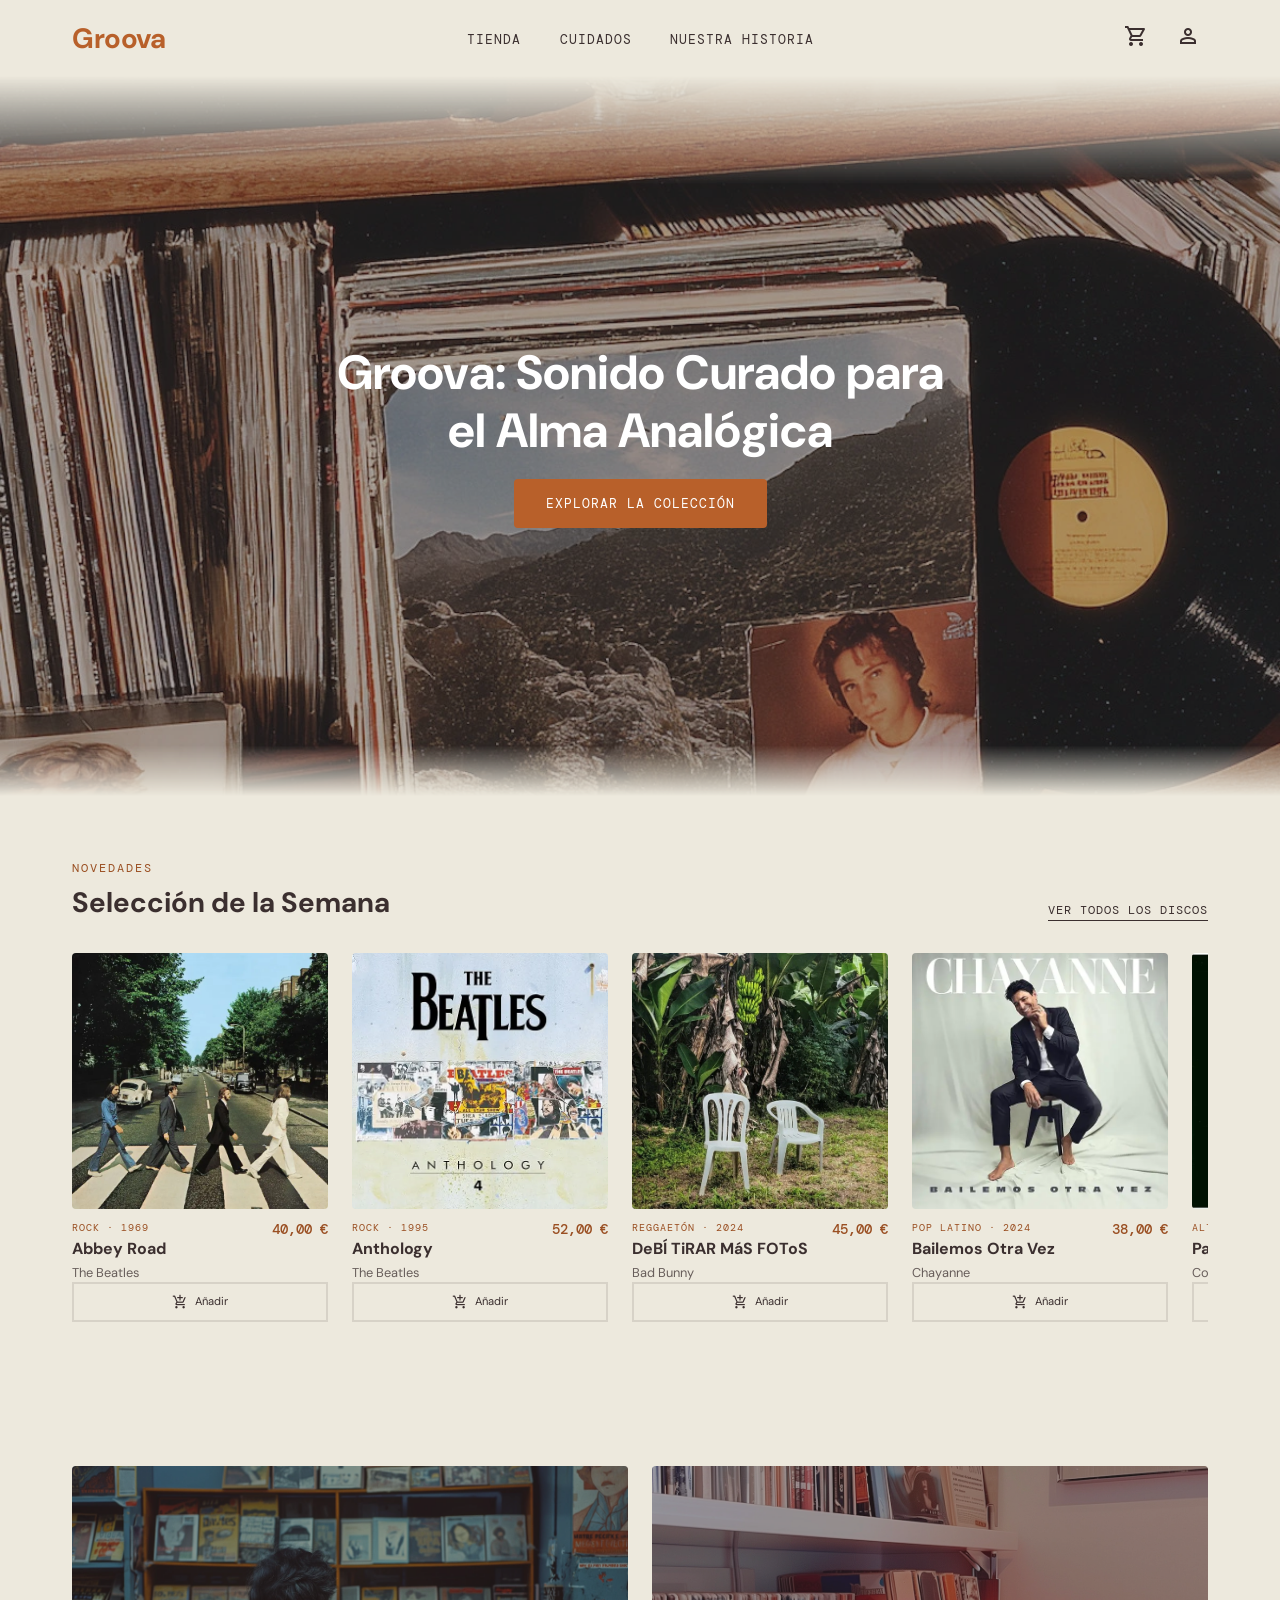
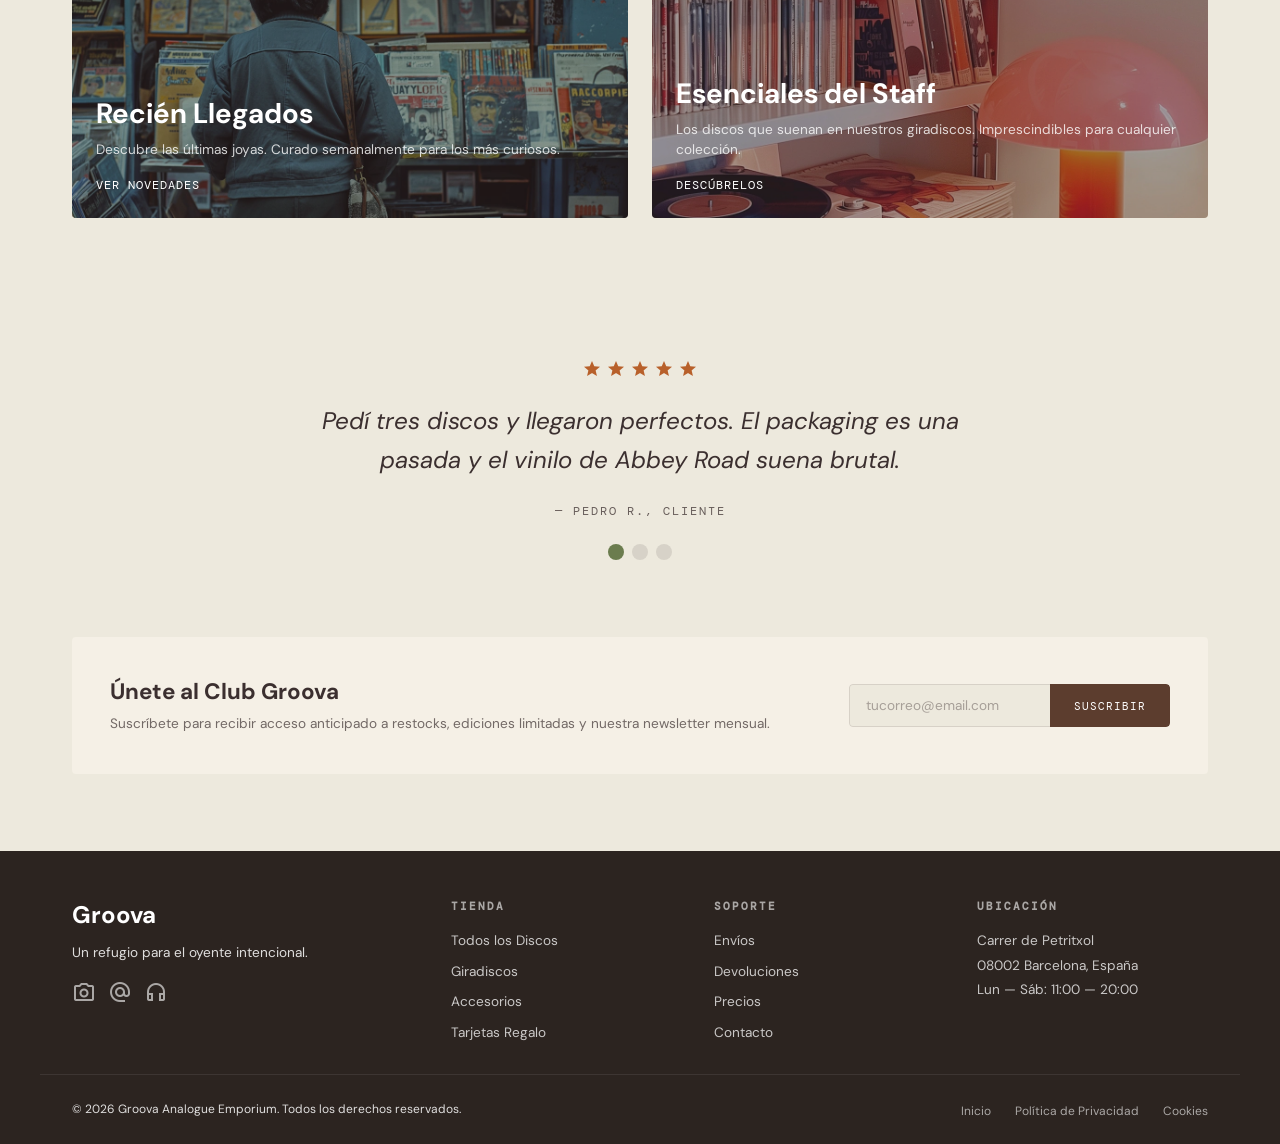
<file: index.html>
<!DOCTYPE html>
<html lang="es">

<!-- 
    Estructura general:
    Pagina principal (Home) de Groova, tienda online de vinilos.
    Secciones: Header, banner hero, seleccion Semanal (carrusel),
    Colecciones (dos cards), reseñas, newsletter y footer.
-->

<head>
    <meta charset="UTF-8">
    <meta name="viewport" content="width=device-width, initial-scale=1.0">
    <meta name="description" content="Groova — Tienda online de vinilos.">
    <meta name="keywords" content="vinilos, discos, música, tienda online, analógico">
    <meta name="author" content="Groova">

    <title>Groova — Sonido Curado para el Alma Analógica</title>

    <!-- Preconnect para Google Fonts -->
    <link rel="preconnect" href="https://fonts.googleapis.com">
    <link rel="preconnect" href="https://fonts.gstatic.com" crossorigin>
    <link
        href="https://fonts.googleapis.com/css2?family=DM+Sans:wght@400;500;700&family=DM+Mono:wght@400;500&display=swap"
        rel="stylesheet">

    <!-- Material Symbols -->
    <link
        href="https://fonts.googleapis.com/css2?family=Material+Symbols+Outlined:opsz,wght,FILL,GRAD@20..48,100..700,0..1,-50..200"
        rel="stylesheet">

    <link rel="stylesheet" href="css/index.css">
    <script defer src="js/index.js"></script>
</head>

<body>

    <!-- Header - Navegación principal con logo, menu y acciones (carrito, usuario) -->
    <header class="header">
        <a class="header__logo" href="index.html" title="Groova - Inicio" aria-label="Groova">Groova</a>

        <nav class="header__nav">
            <ol>
                <li class="header__link">
                    <a href="tienda.html" title="Ver tienda">Tienda</a>
                </li>
                <li class="header__link">
                    <a href="cuidados.html" title="Cómo cuidar tus vinilos">Cuidados</a>
                </li>
                <li class="header__link">
                    <a href="nuestra-historia.html" title="Conoce nuestra historia">Nuestra Historia</a>
                </li>
            </ol>
        </nav>

        <div class="header__actions">
            <!-- Funcionalidad del carrito con JS -->
            <button class="header__cart" title="Ver carrito" aria-label="Carrito de compras">
                <span class="material-symbols-outlined">shopping_cart</span>
                <span class="header__cart-count header__cart-count--hidden">0</span>
            </button>
            <button class="header__user" title="Mi cuenta" aria-label="Mi cuenta">
                <span class="material-symbols-outlined">person</span>
            </button>
        </div>

        <button class="header__menu" title="Abrir menú" aria-label="Menú de navegación">
            <span class="material-symbols-outlined">menu</span>
        </button>

    </header>
    <!-- / Header -->

    <main>

        <!-- Hero: Banner principal con imagen de tocadiscos  -->
        <section class="hero">
            <div class="hero__content">
                <h1 class="hero__title">Groova: Sonido Curado para el Alma Analógica</h1>
                <a class="hero__btn" href="#seleccion" title="Explorar colección de vinilos">Explorar la Colección</a>
            </div>
            <picture class="hero__media">
                <source srcset="media/hero-vinyl.webp" type="image/webp">
                <img src="media/hero-vinyl.jpg" loading="lazy" alt="Vinilos vintage apilados">
            </picture>
        </section>
        <!-- / Hero -->

        <!-- Selección Semanal Carrusel automatico de productos destacados -->
        <section class="selection section" id="seleccion">
            <div class="selection__header">
                <div class="selection__intro">
                    <span class="selection__label">Novedades</span>
                    <h2 class="selection__title">Selección de la Semana</h2>
                </div>
                <a class="selection__link" href="tienda.html" title="Ver todos los vinilos">Ver Todos los Discos</a>
            </div>

            <!-- Carrusel: contenedor de tarjetas de producto con scroll horizontal -->
            <div class="carousel">

                <!-- Producto: Abbey Road  -->
                <article class="product">
                    <div class="product__media">
                        <picture class="product__front">
                            <source srcset="media/abbey-road.webp" type="image/webp">
                            <img src="media/abbey-road.jpg" loading="lazy" alt="Vinilo Abbey Road de The Beatles">
                        </picture>
                        <picture class="product__back">
                            <source srcset="media/abbey-road-disco.webp" type="image/webp">
                            <img src="media/abbey-road-disco.jpg" loading="lazy" alt="Vinilo Abbey Road de The Beatles">
                        </picture>
                    </div>
                    <div class="product__info">
                        <div class="product__details">
                            <span class="product__category">Rock · 1969</span>
                            <h3 class="product__name">
                                <a href="#" title="Ver detalle de Abbey Road">Abbey Road</a>
                            </h3>
                            <span class="product__artist">The Beatles</span>
                        </div>
                        <span class="product__price">40,00 €</span>
                    </div>
                    <button class="product__cart" title="Añadir al carrito" aria-label="Añadir al carrito">
                        <span class="material-symbols-outlined">add_shopping_cart</span>
                        Añadir
                    </button>
                </article>
                <!-- / Producto -->

                <!-- producto Anthology  -->
                <article class="product">
                    <div class="product__media">
                        <picture class="product__front">
                            <source srcset="media/anthology.webp" type="image/webp">
                            <img src="media/anthology.jpg" loading="lazy" alt="Anthology de The Beatles">
                        </picture>
                        <picture class="product__back">
                            <source srcset="media/anthology-disco.webp" type="image/webp">
                            <img src="media/anthology-disco.jpg" loading="lazy" alt="Anthology de The Beatles">
                        </picture>
                    </div>
                    <div class="product__info">
                        <div class="product__details">
                            <span class="product__category">Rock · 1995</span>
                            <h3 class="product__name">
                                <a href="#" title="Ver detalle de Anthology">Anthology</a>
                            </h3>
                            <span class="product__artist">The Beatles</span>
                        </div>
                        <span class="product__price">52,00 €</span>
                    </div>
                    <button class="product__cart" title="Añadir al carrito" aria-label="Añadir al carrito">
                        <span class="material-symbols-outlined">add_shopping_cart</span>
                        Añadir
                    </button>
                </article>
                <!-- / Producto -->

                <!-- Producto: debi tirar mas fotos  -->
                <article class="product">
                    <div class="product__media">
                        <picture class="product__front">
                            <source srcset="media/bad-bunny.webp" type="image/webp">
                            <img src="media/bad-bunny.jpg" loading="lazy"
                                alt="Portada del disco DeBÍ TiRAR MáS FOToS">
                        </picture>
                        <picture class="product__back">
                            <source srcset="media/bad-bunny-disco.webp" type="image/webp">
                            <img src="media/bad-bunny-disco.jpg" loading="lazy"
                                alt="Disco de vinilo DeBÍ TiRAR MáS FOToS">
                        </picture>
                    </div>
                    <div class="product__info">
                        <div class="product__details">
                            <span class="product__category">Reggaetón · 2024</span>
                            <h3 class="product__name">
                                <a href="#" title="Ver detalle de DeBÍ TiRAR MáS FOToS">DeBÍ TiRAR MáS FOToS</a>
                            </h3>
                            <span class="product__artist">Bad Bunny</span>
                        </div>
                        <span class="product__price">45,00 €</span>
                    </div>
                    <button class="product__cart" title="Añadir al carrito" aria-label="Añadir al carrito">
                        <span class="material-symbols-outlined">add_shopping_cart</span>
                        Añadir
                    </button>
                </article>
                <!-- / Producto -->

                <!-- Producto: Bailemos otra vez  -->
                <article class="product">
                    <div class="product__media">
                        <picture class="product__front">
                            <source srcset="media/chayanne.webp" type="image/webp">
                            <img src="media/chayanne.jpg" loading="lazy" alt="Vinilo Bailemos Otra Vez de Chayanne">
                        </picture>
                        <picture class="product__back">
                            <source srcset="media/chayanne-disco.webp" type="image/webp">
                            <img src="media/chayanne-disco.jpg" loading="lazy"
                                alt="Vinilo Bailemos Otra Vez de Chayanne">
                        </picture>
                    </div>
                    <div class="product__info">
                        <div class="product__details">
                            <span class="product__category">Pop Latino · 2024</span>
                            <h3 class="product__name">
                                <a href="#" title="Ver detalle de Bailemos Otra Vez">Bailemos Otra Vez</a>
                            </h3>
                            <span class="product__artist">Chayanne</span>
                        </div>
                        <span class="product__price">38,00 €</span>
                    </div>
                    <button class="product__cart" title="Añadir al carrito" aria-label="Añadir al carrito">
                        <span class="material-symbols-outlined">add_shopping_cart</span>
                        Añadir
                    </button>
                </article>
                <!-- / Producto -->

                <!-- Producto: parachutes  -->
                <article class="product">
                    <div class="product__media">
                        <picture class="product__front">
                            <source srcset="media/coldplay-parachutes.webp" type="image/webp">
                            <img src="media/coldplay-parachutes.jpg" loading="lazy" alt="Disco Parachutes de Coldplay">
                        </picture>
                        <picture class="product__back">
                            <source srcset="media/coldplay-parachutes-disco.webp" type="image/webp">
                            <img src="media/coldplay-parachutes-disco.jpg" loading="lazy"
                                alt="Disco Parachutes de Coldplay">
                        </picture>
                    </div>
                    <div class="product__info">
                        <div class="product__details">
                            <span class="product__category">Alternativo · 2000</span>
                            <h3 class="product__name">
                                <a href="#" title="Ver detalle de Parachutes">Parachutes</a>
                            </h3>
                            <span class="product__artist">Coldplay</span>
                        </div>
                        <span class="product__price">36,00 €</span>
                    </div>
                    <button class="product__cart" title="Añadir al carrito" aria-label="Añadir al carrito">
                        <span class="material-symbols-outlined">add_shopping_cart</span>
                        Añadir
                    </button>
                </article>
                <!-- / Producto -->

                <!-- dinner party -->
                <article class="product">
                    <div class="product__media">
                        <picture class="product__front">
                            <source srcset="media/dinner-party.webp" type="image/webp">
                            <img src="media/dinner-party.jpg" loading="lazy" alt="Vinilo Dinner Party de Niall Horan">
                        </picture>
                        <picture class="product__back">
                            <source srcset="media/dinner-party-disco.webp" type="image/webp">
                            <img src="media/dinner-party-disco.jpg" loading="lazy"
                                alt="Vinilo Dinner Party de Niall Horan">
                        </picture>
                    </div>
                    <div class="product__info">
                        <div class="product__details">
                            <span class="product__category">Pop · 2024</span>
                            <h3 class="product__name">
                                <a href="#" title="Ver detalle de Dinner Party">Dinner Party</a>
                            </h3>
                            <span class="product__artist">Niall Horan</span>
                        </div>
                        <span class="product__price">34,00 €</span>
                    </div>
                    <button class="product__cart" title="Añadir al carrito" aria-label="Añadir al carrito">
                        <span class="material-symbols-outlined">add_shopping_cart</span>
                        Añadir
                    </button>
                </article>
                <!-- / Producto -->

                <!-- Producto Harry's House  -->
                <article class="product">
                    <div class="product__media">
                        <picture class="product__front">
                            <source srcset="media/harrys-house.webp" type="image/webp">
                            <img src="media/harrys-house.jpg" loading="lazy" alt="Vinilo Harry's House">
                        </picture>
                        <picture class="product__back">
                            <source srcset="media/harrys-house-disco.webp" type="image/webp">
                            <img src="media/harrys-house-disco.jpg" loading="lazy" alt="Vinilo Harry's House">
                        </picture>
                    </div>
                    <div class="product__info">
                        <div class="product__details">
                            <span class="product__category">Pop · 2022</span>
                            <h3 class="product__name">
                                <a href="#" title="Ver detalle de Harry's House">Harry's House</a>
                            </h3>
                            <span class="product__artist">Harry Styles</span>
                        </div>
                        <span class="product__price">42,00 €</span>
                    </div>
                    <button class="product__cart" title="Añadir al carrito" aria-label="Añadir al carrito">
                        <span class="material-symbols-outlined">add_shopping_cart</span>
                        Añadir
                    </button>
                </article>
                <!-- / Producto -->

                <!-- Producto: Sabrina Carpenter -->
                <article class="product">
                    <div class="product__media">
                        <picture class="product__front">
                            <source srcset="media/mans-best-friend.webp" type="image/webp">
                            <img src="media/mans-best-friend.jpg" loading="lazy"
                                alt="Vinilo Man's Best Friend de Sabrina">
                        </picture>
                        <picture class="product__back">
                            <source srcset="media/mans-best-friend-disco.webp" type="image/webp">
                            <img src="media/mans-best-friend-disco.jpg" loading="lazy"
                                alt="Vinilo Man's Best Friend de Sabrina">
                        </picture>
                    </div>
                    <div class="product__info">
                        <div class="product__details">
                            <span class="product__category">Pop · 2024</span>
                            <h3 class="product__name">
                                <a href="#" title="Ver detalle de Man's Best Friend">Man's Best Friend</a>
                            </h3>
                            <span class="product__artist">Sabrina Carpenter</span>
                        </div>
                        <span class="product__price">39,00 €</span>
                    </div>
                    <button class="product__cart" title="Añadir al carrito" aria-label="Añadir al carrito">
                        <span class="material-symbols-outlined">add_shopping_cart</span>
                        Añadir
                    </button>
                </article>
                <!-- / Producto -->

                <!-- Producto: Bravo  -->
                <article class="product">
                    <div class="product__media">
                        <picture class="product__front">
                            <source srcset="media/sexy-zebras.webp" type="image/webp">
                            <img src="media/sexy-zebras.jpg" loading="lazy" alt="Vinilo Bravo de Sexy Zebras">
                        </picture>
                        <picture class="product__back">
                            <source srcset="media/sexy-zebras-disco.webp" type="image/webp">
                            <img src="media/sexy-zebras-disco.jpg" loading="lazy" alt="Vinilo Bravo de Sexy Zebras">
                        </picture>
                    </div>
                    <div class="product__info">
                        <div class="product__details">
                            <span class="product__category">Rock · 2016</span>
                            <h3 class="product__name">
                                <a href="#" title="Ver detalle de Bravo">Bravo</a>
                            </h3>
                            <span class="product__artist">Sexy Zebras</span>
                        </div>
                        <span class="product__price">32,00 €</span>
                    </div>
                    <button class="product__cart" title="Añadir al carrito" aria-label="Añadir al carrito">
                        <span class="material-symbols-outlined">add_shopping_cart</span>
                        Añadir
                    </button>
                </article>
                <!-- / Producto -->

                <!-- Producto: The Romantic  -->
                <article class="product">
                    <div class="product__media">
                        <picture class="product__front">
                            <source srcset="media/the-romantic.webp" type="image/webp">
                            <img src="media/the-romantic.jpg" loading="lazy"
                                alt="Portada del vinilo The Romantic de Bruno Mars">
                        </picture>
                        <picture class="product__back">
                            <source srcset="media/the-romantic-disco.webp" type="image/webp">
                            <img src="media/the-romantic-disco.jpg" loading="lazy"
                                alt="Vinilo The Romantic de Bruno Mars">
                        </picture>
                    </div>
                    <div class="product__info">
                        <div class="product__details">
                            <span class="product__category">Pop · 2025</span>
                            <h3 class="product__name">
                                <a href="#" title="Ver detalle de The Romantic">The Romantic</a>
                            </h3>
                            <span class="product__artist">Bruno Mars</span>
                        </div>
                        <span class="product__price">44,00 €</span>
                    </div>
                    <button class="product__cart" title="Añadir al carrito" aria-label="Añadir al carrito">
                        <span class="material-symbols-outlined">add_shopping_cart</span>
                        Añadir
                    </button>
                </article>
                <!-- / Producto -->

            </div>
        </section>
        <!-- / Selección Semanal -->

        <!-- Colecciones: Dos cards lado a lado con las colecciones principales -->
        <div class="collections section">

            <!-- Coleccion: Recien llegados -->
            <article class="collection">
                <a class="collection__link" href="#" title="Ver novedades recién llegadas">
                    <div class="collection__overlay"></div>
                    <picture>
                        <source srcset="media/coleccion-novedades.webp" type="image/webp">
                        <img src="media/coleccion-novedades.jpg" loading="lazy" alt="Persona hojeando vinilos">
                    </picture>
                    <div class="collection__content">
                        <h2 class="collection__title">Recién Llegados</h2>
                        <p class="collection__desc">Descubre las últimas joyas. Curado semanalmente para los más
                            curiosos.</p>
                        <span class="collection__cta">Ver Novedades</span>
                    </div>
                </a>
            </article>
            <!-- / Coleccion: Recien llegados -->

            <!-- Coleccion: esenciales del staff -->
            <article class="collection">
                <a class="collection__link" href="#" title="Ver selección del staff">
                    <div class="collection__overlay"></div>
                    <picture>
                        <source srcset="media/coleccion-staff.webp" type="image/webp">
                        <img src="media/coleccion-staff.jpg" loading="lazy"
                            alt="Colección de discos de vinilo en estantería">
                    </picture>
                    <div class="collection__content">
                        <h2 class="collection__title">Esenciales del Staff</h2>
                        <p class="collection__desc">Los discos que suenan en nuestros giradiscos. Imprescindibles para
                            cualquier colección.</p>
                        <span class="collection__cta">Descúbrelos</span>
                    </div>
                </a>
            </article>
            <!-- / Coleccion: esenciales del staff -->

        </div>
        <!-- / Colecciones -->

        <!-- Reseñas: slider de opiniones -->
        <div class="reviews section">
            <div class="reviews__stars">
                <span class="material-symbols-outlined">star</span>
                <span class="material-symbols-outlined">star</span>
                <span class="material-symbols-outlined">star</span>
                <span class="material-symbols-outlined">star</span>
                <span class="material-symbols-outlined">star</span>
            </div>

            <!-- Contenedor de citas, solo una visible a la vez -->
            <div class="reviews__slider">
                <blockquote class="reviews__quote">
                    <p class="reviews__text">Pedí tres discos y llegaron perfectos. El packaging es una pasada y el vinilo de Abbey Road suena brutal.</p>
                    <footer class="reviews__source">
                        <cite>— Pedro R., cliente</cite>
                    </footer>
                </blockquote>

                <blockquote class="reviews__quote">
                    <p class="reviews__text">Mi pareja me regaló un vinilo de aquí y ahora no puedo parar de comprar. La selección es increíble y los envíos súper rápidos.</p>
                    <footer class="reviews__source">
                        <cite>— Pau., cliente</cite>
                    </footer>
                </blockquote>

                <blockquote class="reviews__quote">
                    <p class="reviews__text">Groova ha conseguido lo que pocas tiendas logran: hacer que comprar música
                        online se sienta tan especial como rebuscar en una tienda de discos.</p>
                    <footer class="reviews__source">
                        <cite>— Vogue España</cite>
                    </footer>
                </blockquote>
            </div>

            <!-- Indicadores de navegación del slider -->
            <div class="reviews__dots">
                <button class="reviews__dot reviews__dot--active" title="Ver reseña uno"
                    aria-label="Reseña uno"></button>
                <button class="reviews__dot" title="Ver reseña dos" aria-label="Reseña dos"></button>
                <button class="reviews__dot" title="Ver reseña tres" aria-label="Reseña tres"></button>
            </div>
        </div>
        <!-- / Reseñas -->

        <!-- Newsletter: Sección de suscripción al boletín -->
        <section class="newsletter section">
            <div class="newsletter__content">
                <h2 class="newsletter__title">Únete al Club Groova</h2>
                <p class="newsletter__desc">Suscríbete para recibir acceso anticipado a restocks, ediciones limitadas y
                    nuestra newsletter mensual.</p>
            </div>
            <!-- Formulario con action y method -->
            <form class="newsletter__form" action="#" method="POST">
                <label for="newsletter-email" class="newsletter__label">Correo electrónico</label>
                <div class="newsletter__field">
                    <input type="email" id="newsletter-email" name="email" class="newsletter__input"
                        placeholder="tucorreo@email.com" required>
                    <button type="submit" class="newsletter__btn" title="Suscribirse al boletín">Suscribir</button>
                </div>
            </form>
        </section>
        <!-- / Newsletter -->

    </main>

    <!-- Footer: Información de la tienda, enlaces, soporte y ubicación -->
    <footer class="footer">
        <div class="footer__inner">

            <!-- Columna: Marca y descripción -->
            <div class="footer__col">
                <a class="footer__logo" href="index.html" title="Groova - Inicio">Groova</a>
                <p class="footer__desc">Un refugio para el oyente intencional. </p>
                <div class="footer__social">
                    <!-- redes sociales  -->
                    <a href="https://instagram.com" target="_blank" rel="noreferrer" title="Groova en Instagram"
                        aria-label="Instagram">
                        <span class="material-symbols-outlined">photo_camera</span>
                    </a>
                    <a href="https://twitter.com" target="_blank" rel="noreferrer" title="Groova en Twitter"
                        aria-label="Twitter">
                        <span class="material-symbols-outlined">alternate_email</span>
                    </a>
                    <a href="https://spotify.com" target="_blank" rel="noreferrer" title="Groova en Spotify"
                        aria-label="Spotify">
                        <span class="material-symbols-outlined">headphones</span>
                    </a>
                </div>
            </div>
            <!-- / Columna: Marca -->

            <!-- Columna: Enlaces de tienda -->
            <div class="footer__col">
                <h3 class="footer__heading">Tienda</h3>
                <ol class="footer__links">
                    <li><a href="tienda.html" title="Ver todos los vinilos">Todos los Discos</a></li>
                    <li><a href="tienda.html" title="Ver tocadiscos">Giradiscos</a></li>
                    <li><a href="tienda.html" title="Ver accesorios">Accesorios</a></li>
                    <li><a href="tienda.html" title="Comprar tarjeta regalo">Tarjetas Regalo</a></li>
                </ol>
            </div>
            <!-- / Columna: Tienda -->

            <!-- Columna: Soporte -->
            <div class="footer__col">
                <h3 class="footer__heading">Soporte</h3>
                <ol class="footer__links">
                    <li><a href="#" title="Información de envíos">Envíos</a></li>
                    <li><a href="#" title="Política de devoluciones">Devoluciones</a></li>
                    <li><a href="tienda.html" title="Ver precios">Precios</a></li>
                    <li><a href="#" title="Formulario de contacto">Contacto</a></li>
                </ol>
            </div>
            <!-- / Columna: Soporte -->

            <!-- Columna: Ubicación -->
            <div class="footer__col">
                <h3 class="footer__heading">Ubicación</h3>
                <address class="footer__address">
                    <p>Carrer de Petritxol</p>
                    <p>08002 Barcelona, España</p>
                    <p>Lun — Sáb: 11:00 — 20:00</p>
                </address>
            </div>
            <!-- / Columna: Ubicación -->

        </div>

        <!-- Footer inferior: Copyright y enlaces legales -->
        <div class="footer__bottom">
            <p>© 2026 Groova Analogue Emporium. Todos los derechos reservados.</p>
            <ol class="footer__legal">
                <li><a href="index.html" title="Página de inicio">Inicio</a></li>
                <li><a href="#" title="Política de privacidad">Política de Privacidad</a></li>
                <li><a href="#" title="Política de cookies">Cookies</a></li>
            </ol>
        </div>
        <!-- / Footer inferior -->

    </footer>
    <!-- / Footer -->

</body>

</html>
</file>
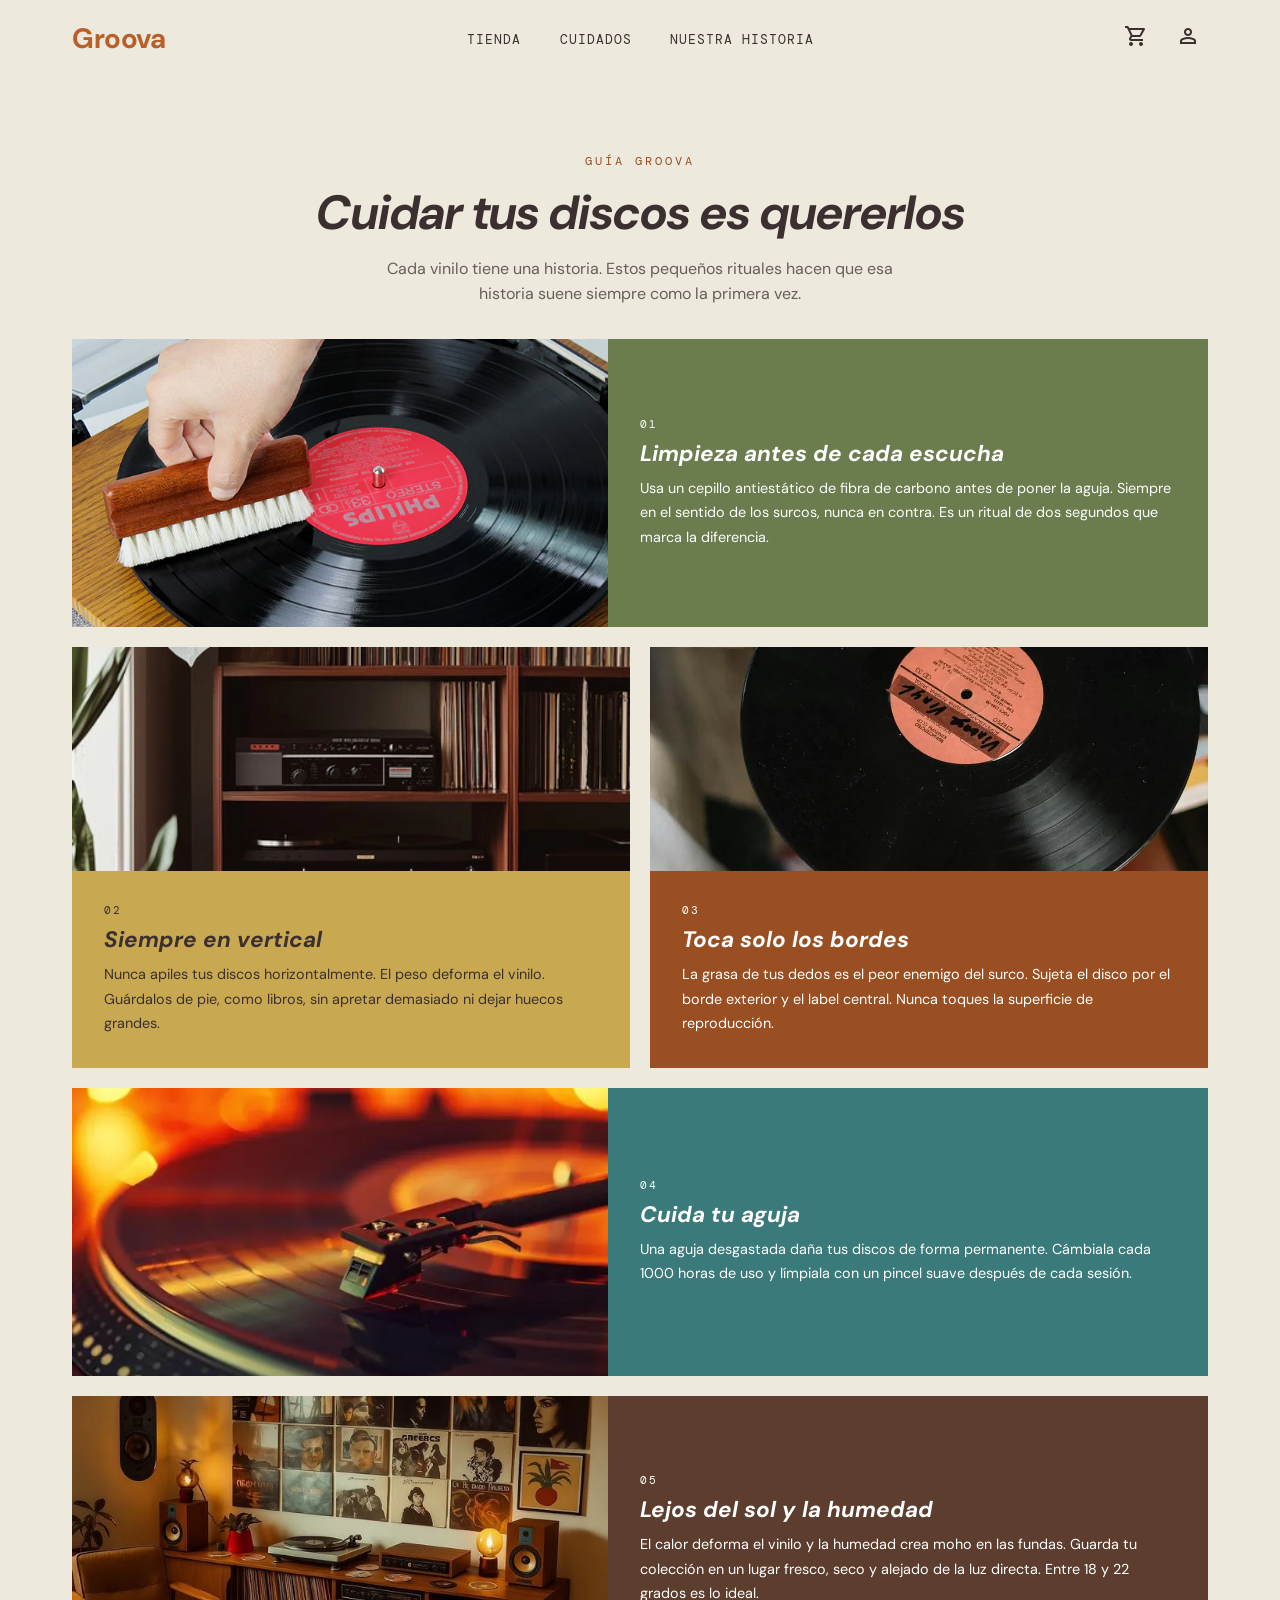
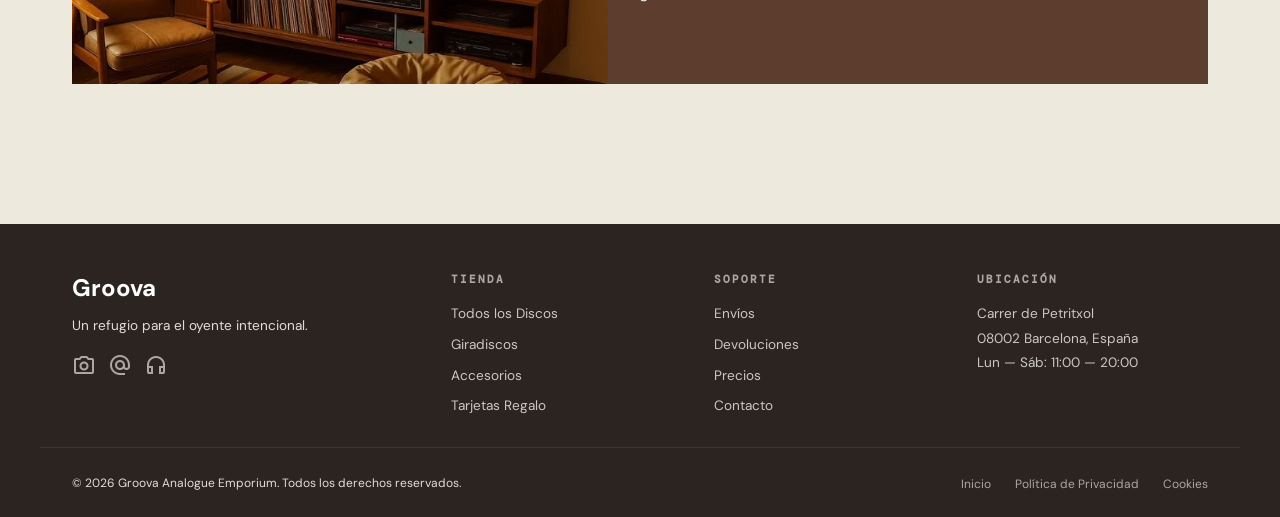
<file: cuidados.html>
<!DOCTYPE html>
<html lang="es">

<!--
    Estructura general:
    Pagina de cuidados de Groova.
    Secciones: Header, Introduccion,
    Grid bento de consejos y Footer.
-->

<head>
    <meta charset="UTF-8">
    <meta name="viewport" content="width=device-width, initial-scale=1.0">
    <meta name="description"
        content="Aprende a cuidar tus vinilos. Consejos de limpieza, almacenamiento y manejo para que tu colección suene siempre como el primer día.">
    <meta name="keywords" content="cuidar vinilos, limpieza discos, almacenar vinilos, mantenimiento vinilo">
    <meta name="author" content="Groova">

    <title>Cuidados — Groova</title>

        <!-- Preconnect para Google Fonts -->
    <link rel="preconnect" href="https://fonts.googleapis.com">
    <link rel="preconnect" href="https://fonts.gstatic.com" crossorigin>
    <link
        href="https://fonts.googleapis.com/css2?family=DM+Sans:wght@400;500;700&family=DM+Mono:wght@400;500&display=swap"
        rel="stylesheet">

    <!-- Material Symbols -->
    <link
        href="https://fonts.googleapis.com/css2?family=Material+Symbols+Outlined:opsz,wght,FILL,GRAD@20..48,100..700,0..1,-50..200"
        rel="stylesheet">

    <link rel="stylesheet" href="css/index.css">
    <script defer src="js/index.js"></script>
</head>

<body>

    <!-- Header -->
    <header class="header">
        <a class="header__logo" href="index.html" title="Groova - Inicio" aria-label="Groova">Groova</a>

        <nav class="header__nav">
            <ol>
                <li class="header__link">
                    <a href="tienda.html" title="Ver tienda">Tienda</a>
                </li>
                <li class="header__link">
                    <a href="cuidados.html" title="Cómo cuidar tus vinilos">Cuidados</a>
                </li>
                <li class="header__link">
                    <a href="nuestra-historia.html" title="Conoce nuestra historia">Nuestra Historia</a>
                </li>
            </ol>
        </nav>

        <div class="header__actions">
            <button class="header__cart" title="Ver carrito" aria-label="Carrito de compras">
                <span class="material-symbols-outlined">shopping_cart</span>
                <span class="header__cart-count header__cart-count--hidden">0</span>
            </button>
            <button class="header__user" title="Mi cuenta" aria-label="Mi cuenta">
                <span class="material-symbols-outlined">person</span>
            </button>
        </div>

        <button class="header__menu" title="Abrir menú" aria-label="Menú de navegación">
            <span class="material-symbols-outlined">menu</span>
        </button>
    </header>
    <!-- / Header -->

    <main>

        <!-- Introducción - Titulo y mensaje -->
        <section class="care-intro section">
            <span class="care-intro__label">Guía Groova</span>
            <h1 class="care-intro__title">Cuidar tus discos es quererlos</h1>
            <p class="care-intro__desc">Cada vinilo tiene una historia. Estos pequeños rituales hacen que esa historia
                suene siempre como la primera vez.</p>
        </section>
        <!-- / Introducción -->

        <!-- Grid bento: consejos de cuidado -->
        <div class="bento section">

            <!-- Consejo: Limpieza -->
            <article class="bento__card bento__card--large bento__card--olive">
                <div class="bento__image">
                    <picture>
                        <source srcset="media/cuidado-limpieza.webp" type="image/webp">
                        <img src="media/cuidado-limpieza.jpg" loading="lazy" alt="Limpieza de vinilo">
                    </picture>
                </div>
                <div class="bento__text">
                    <span class="bento__number">01</span>
                    <h2 class="bento__title">Limpieza antes de cada escucha</h2>
                    <p class="bento__desc">Usa un cepillo antiestático de fibra de carbono antes de poner la aguja.
                        Siempre en el sentido de los surcos, nunca en contra. Es un ritual de dos segundos que marca la
                        diferencia.</p>
                </div>
            </article>
            <!-- / Consejo -->

            <!-- Consejos Almacenamiento -->
            <article class="bento__card bento__card--mustard">
                <div class="bento__image">
                    <picture>
                        <source srcset="media/cuidado-almacenar.webp" type="image/webp">
                        <img src="media/cuidado-almacenar.jpg" loading="lazy" alt="Colección de vinilos almacenados">
                    </picture>
                </div>
                <div class="bento__text">
                    <span class="bento__number">02</span>
                    <h2 class="bento__title">Siempre en vertical</h2>
                    <p class="bento__desc">Nunca apiles tus discos horizontalmente. El peso deforma el vinilo. Guárdalos
                        de pie, como libros, sin apretar demasiado ni dejar huecos grandes.</p>
                </div>
            </article>
            <!-- / Consejos -->

            <!-- Manipulación -->
            <article class="bento__card bento__card--accent">
                <div class="bento__image">
                    <picture>
                        <source srcset="media/cuidado-manipular.webp" type="image/webp">
                        <img src="media/cuidado-manipular.jpg" loading="lazy" alt="Manos sujetando un disco de vinilo">
                    </picture>
                </div>
                <div class="bento__text">
                    <span class="bento__number">03</span>
                    <h2 class="bento__title">Toca solo los bordes</h2>
                    <p class="bento__desc">La grasa de tus dedos es el peor enemigo del surco. Sujeta el disco por el
                        borde exterior y el label central. Nunca toques la superficie de reproducción.</p>
                </div>
            </article>
            <!-- / Consejo -->

            <!-- Consejo - la aguja -->
            <article class="bento__card bento__card--large bento__card--teal">
                <div class="bento__image">
                    <picture>
                        <source srcset="media/cuidado-aguja.webp" type="image/webp">
                        <img src="media/cuidado-aguja.jpg" loading="lazy" alt="Aguja de giradiscos sobre un vinilo">
                    </picture>
                </div>
                <div class="bento__text">
                    <span class="bento__number">04</span>
                    <h2 class="bento__title">Cuida tu aguja</h2>
                    <p class="bento__desc">Una aguja desgastada daña tus discos de forma permanente. Cámbiala cada 1000
                        horas de uso y límpiala con un pincel suave después de cada sesión.</p>
                </div>
            </article>
            <!-- / Consejo -->

            <!-- Consejo Ambiente -->
            <article class="bento__card bento__card--large bento__card--brown">
                <div class="bento__image">
                    <picture>
                        <source srcset="media/cuidado-ambiente.webp" type="image/webp">
                        <img src="media/cuidado-ambiente.jpg" loading="lazy" alt="Habitación con giradiscos y vinilos">
                    </picture>
                </div>
                <div class="bento__text">
                    <span class="bento__number">05</span>
                    <h2 class="bento__title">Lejos del sol y la humedad</h2>
                    <p class="bento__desc">El calor deforma el vinilo y la humedad crea moho en las fundas. Guarda tu
                        colección en un lugar fresco, seco y alejado de la luz directa. Entre 18 y 22 grados es lo
                        ideal.</p>
                </div>
            </article>
            <!-- / Consejo -->

        </div>
        <!-- / Grid Bento -->

    </main>

    <!-- Footer -->
    <footer class="footer">
        <div class="footer__inner">
            <div class="footer__col">
                <a class="footer__logo" href="index.html" title="Groova - Inicio">Groova</a>
                <p class="footer__desc">Un refugio para el oyente intencional.</p>
                <div class="footer__social">
                    <a href="https://instagram.com" target="_blank" rel="noreferrer" title="Groova en Instagram"
                        aria-label="Instagram">
                        <span class="material-symbols-outlined">photo_camera</span>
                    </a>
                    <a href="https://twitter.com" target="_blank" rel="noreferrer" title="Groova en Twitter"
                        aria-label="Twitter">
                        <span class="material-symbols-outlined">alternate_email</span>
                    </a>
                    <a href="https://spotify.com" target="_blank" rel="noreferrer" title="Groova en Spotify"
                        aria-label="Spotify">
                        <span class="material-symbols-outlined">headphones</span>
                    </a>
                </div>
            </div>
            <div class="footer__col">
                <h3 class="footer__heading">Tienda</h3>
                <ol class="footer__links">
                    <li><a href="tienda.html" title="Ver todos los vinilos">Todos los Discos</a></li>
                    <li><a href="tienda.html" title="Ver tocadiscos">Giradiscos</a></li>
                    <li><a href="tienda.html" title="Ver accesorios">Accesorios</a></li>
                    <li><a href="tienda.html" title="Comprar tarjeta regalo">Tarjetas Regalo</a></li>
                </ol>
            </div>
            <div class="footer__col">
                <h3 class="footer__heading">Soporte</h3>
                <ol class="footer__links">
                    <li><a href="#" title="Información de envíos">Envíos</a></li>
                    <li><a href="#" title="Política de devoluciones">Devoluciones</a></li>
                    <li><a href="tienda.html" title="Ver precios">Precios</a></li>
                    <li><a href="#" title="Formulario de contacto">Contacto</a></li>
                </ol>
            </div>
            <div class="footer__col">
                <h3 class="footer__heading">Ubicación</h3>
                <address class="footer__address">
                    <p>Carrer de Petritxol</p>
                    <p>08002 Barcelona, España</p>
                    <p>Lun — Sáb: 11:00 — 20:00</p>
                </address>
            </div>
        </div>
        <div class="footer__bottom">
            <p>© 2026 Groova Analogue Emporium. Todos los derechos reservados.</p>
            <ol class="footer__legal">
                <li><a href="index.html" title="Página de inicio">Inicio</a></li>
                <li><a href="#" title="Política de privacidad">Política de Privacidad</a></li>
                <li><a href="#" title="Política de cookies">Cookies</a></li>
            </ol>
        </div>
    </footer>
    <!-- / Footer -->

</body>

</html>
</file>
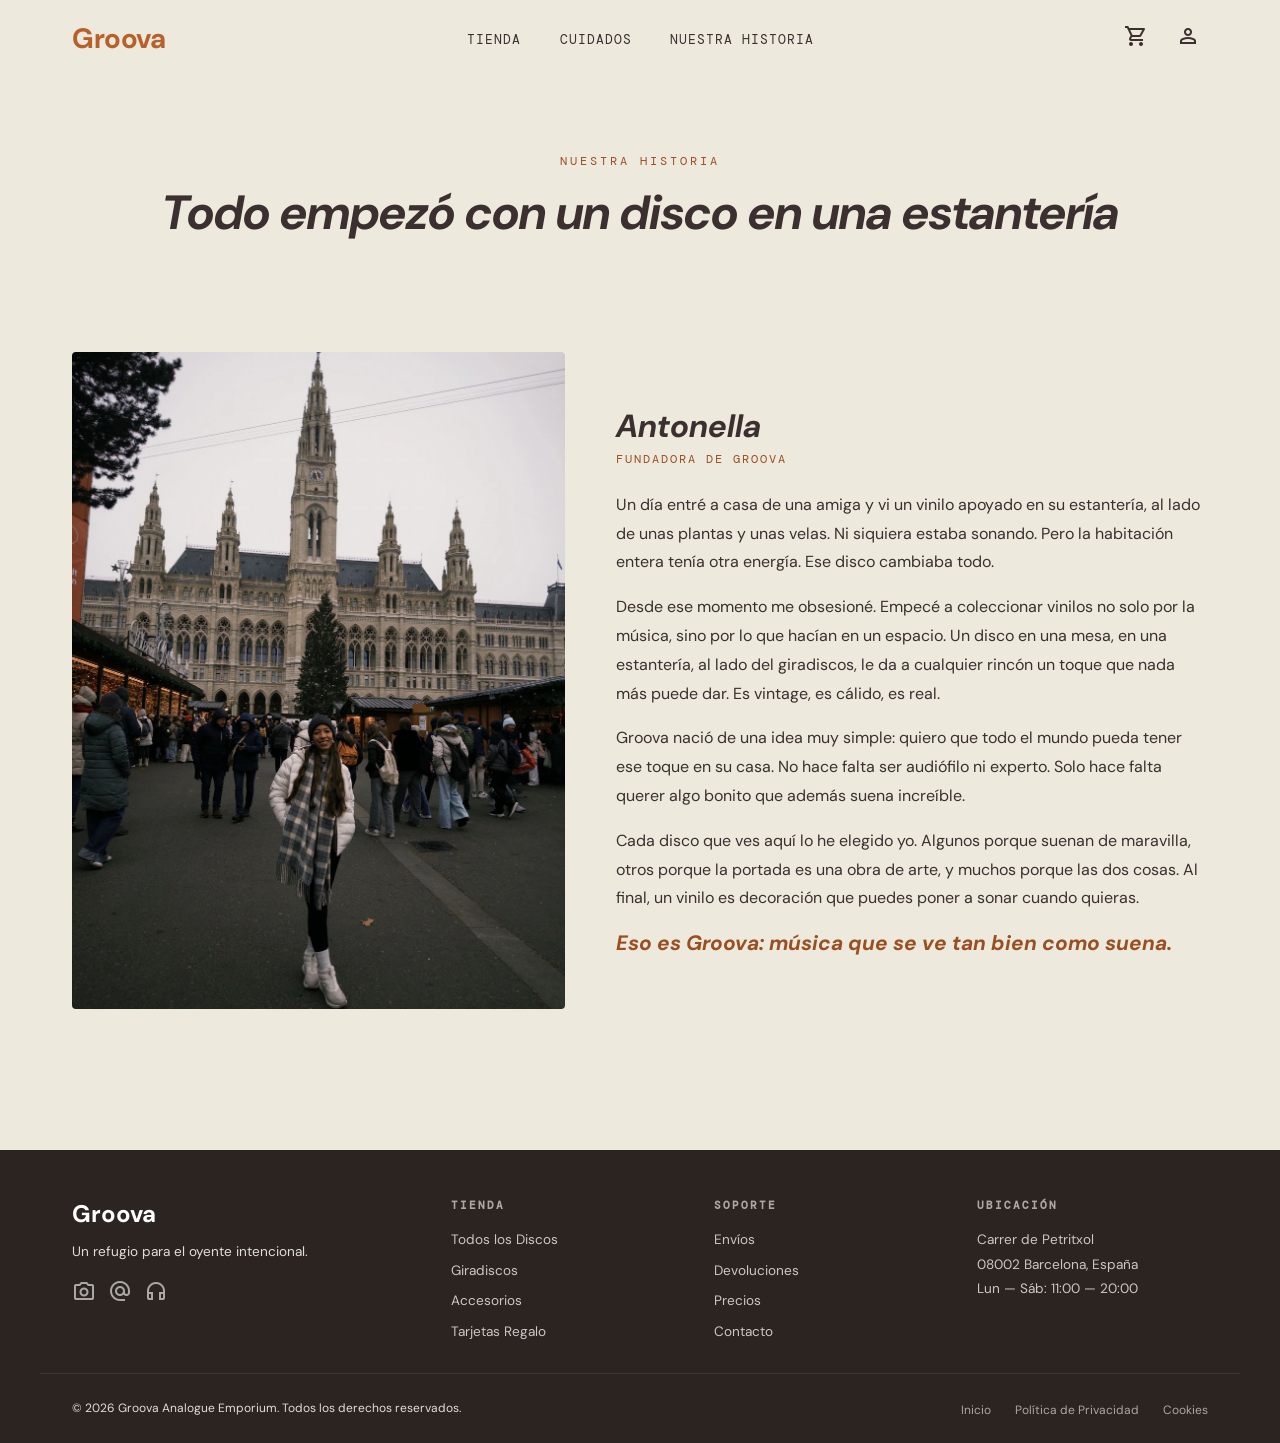
<file: nuestra-historia.html>
<!DOCTYPE html>
<html lang="es">

<!--
    Estructura general:
    Página Nuestra Historia de Groova.
    Secciones: Header, intro, historia 
    y Footer.
-->

<head>
    <meta charset="UTF-8">
    <meta name="viewport" content="width=device-width, initial-scale=1.0">
    <meta name="description" content="Conoce la historia detrás de Groova. Una tienda de vinilos nacida del amor por la música y la estética vintage.">
    <meta name="keywords" content="Groova, historia, vinilos, tienda, vintage">
    <meta name="author" content="Groova">

    <title>Nuestra Historia — Groova</title>

    <!-- Preconnect para Google Fonts -->
    <link rel="preconnect" href="https://fonts.googleapis.com">
    <link rel="preconnect" href="https://fonts.gstatic.com" crossorigin>
    <link href="https://fonts.googleapis.com/css2?family=DM+Sans:wght@400;500;700&family=DM+Mono:wght@400;500&display=swap" rel="stylesheet">

    <!-- material Symbols -->
    <link href="https://fonts.googleapis.com/css2?family=Material+Symbols+Outlined:opsz,wght,FILL,GRAD@20..48,100..700,0..1,-50..200" rel="stylesheet">

    <link rel="stylesheet" href="css/index.css">
    <script defer src="js/index.js"></script>
</head>

<body>

    <!-- header -->
    <header class="header">
        <a class="header__logo" href="index.html" title="Groova - Inicio" aria-label="Groova">Groova</a>

        <nav class="header__nav">
            <ol>
                <li class="header__link">
                    <a href="tienda.html" title="Ver tienda">Tienda</a>
                </li>
                <li class="header__link">
                    <a href="cuidados.html" title="Cómo cuidar tus vinilos">Cuidados</a>
                </li>
                <li class="header__link">
                    <a href="nuestra-historia.html" title="Conoce nuestra historia">Nuestra Historia</a>
                </li>
            </ol>
        </nav>

        <div class="header__actions">
            <button class="header__cart" title="Ver carrito" aria-label="Carrito de compras">
                <span class="material-symbols-outlined">shopping_cart</span>
                <span class="header__cart-count header__cart-count--hidden">0</span>
            </button>
            <button class="header__user" title="Mi cuenta" aria-label="Mi cuenta">
                <span class="material-symbols-outlined">person</span>
            </button>
        </div>

        <button class="header__menu" title="Abrir menú" aria-label="Menú de navegación">
            <span class="material-symbols-outlined">menu</span>
        </button>
    </header>
    <!-- / header -->

    <main>

        <!-- intro -->
        <section class="story-intro section">
            <span class="store-banner__label">Nuestra Historia</span>
            <h1 class="store-banner__title">Todo empezó con un disco en una estantería</h1>
        </section>

        <!-- historia: imagen y texto -->
        <section class="story section">
            <div class="story__image">
                <picture>
                    <source srcset="media/historia-fundadora.webp" type="image/webp">
                    <img src="media/historia-fundadora.jpg" loading="lazy" alt="Fundadora de Groova">
                </picture>
            </div>

            <div class="story__text">
                <h2 class="story__name">Antonella</h2>
                <span class="story__role">Fundadora de Groova</span>

                <p class="story__paragraph">Un día entré a casa de una amiga y vi un vinilo apoyado en su estantería, al lado de unas plantas y unas velas. Ni siquiera estaba sonando. Pero la habitación entera tenía otra energía. Ese disco cambiaba todo.</p>

                <p class="story__paragraph">Desde ese momento me obsesioné. Empecé a coleccionar vinilos no solo por la música, sino por lo que hacían en un espacio. Un disco en una mesa, en una estantería, al lado del giradiscos, le da a cualquier rincón un toque que nada más puede dar. Es vintage, es cálido, es real.</p>

                <p class="story__paragraph">Groova nació de una idea muy simple: quiero que todo el mundo pueda tener ese toque en su casa. No hace falta ser audiófilo ni experto. Solo hace falta querer algo bonito que además suena increíble.</p>

                <p class="story__paragraph">Cada disco que ves aquí lo he elegido yo. Algunos porque suenan de maravilla, otros porque la portada es una obra de arte, y muchos porque las dos cosas. Al final, un vinilo es decoración que puedes poner a sonar cuando quieras.</p>

                <p class="story__highlight">Eso es Groova: música que se ve tan bien como suena.</p>
            </div>
        </section>

    </main>

    <!-- Footer -->
    <footer class="footer">
        <div class="footer__inner">
            <div class="footer__col">
                <a class="footer__logo" href="index.html" title="Groova - Inicio">Groova</a>
                <p class="footer__desc">Un refugio para el oyente intencional.</p>
                <div class="footer__social">
                    <a href="https://instagram.com" target="_blank" rel="noreferrer" title="Groova en Instagram" aria-label="Instagram">
                        <span class="material-symbols-outlined">photo_camera</span>
                    </a>
                    <a href="https://twitter.com" target="_blank" rel="noreferrer" title="Groova en Twitter" aria-label="Twitter">
                        <span class="material-symbols-outlined">alternate_email</span>
                    </a>
                    <a href="https://spotify.com" target="_blank" rel="noreferrer" title="Groova en Spotify" aria-label="Spotify">
                        <span class="material-symbols-outlined">headphones</span>
                    </a>
                </div>
            </div>
            <div class="footer__col">
                <h3 class="footer__heading">Tienda</h3>
                <ol class="footer__links">
                    <li><a href="tienda.html" title="Ver todos los vinilos">Todos los Discos</a></li>
                    <li><a href="tienda.html" title="Ver tocadiscos">Giradiscos</a></li>
                    <li><a href="tienda.html" title="Ver accesorios">Accesorios</a></li>
                    <li><a href="tienda.html" title="Comprar tarjeta regalo">Tarjetas Regalo</a></li>
                </ol>
            </div>
            <div class="footer__col">
                <h3 class="footer__heading">Soporte</h3>
                <ol class="footer__links">
                    <li><a href="#" title="Información de envíos">Envíos</a></li>
                    <li><a href="#" title="Política de devoluciones">Devoluciones</a></li>
                    <li><a href="tienda.html" title="Ver precios">Precios</a></li>
                    <li><a href="#" title="Formulario de contacto">Contacto</a></li>
                </ol>
            </div>
            <div class="footer__col">
                <h3 class="footer__heading">Ubicación</h3>
                <address class="footer__address">
                    <p>Carrer de Petritxol</p>
                    <p>08002 Barcelona, España</p>
                    <p>Lun — Sáb: 11:00 — 20:00</p>
                </address>
            </div>
        </div>
        <div class="footer__bottom">
            <p>© 2026 Groova Analogue Emporium. Todos los derechos reservados.</p>
            <ol class="footer__legal">
                <li><a href="index.html" title="Página de inicio">Inicio</a></li>
                <li><a href="#" title="Política de privacidad">Política de Privacidad</a></li>
                <li><a href="#" title="Política de cookies">Cookies</a></li>
            </ol>
        </div>
    </footer>
    <!-- / Footer -->

</body>

</html>
</file>
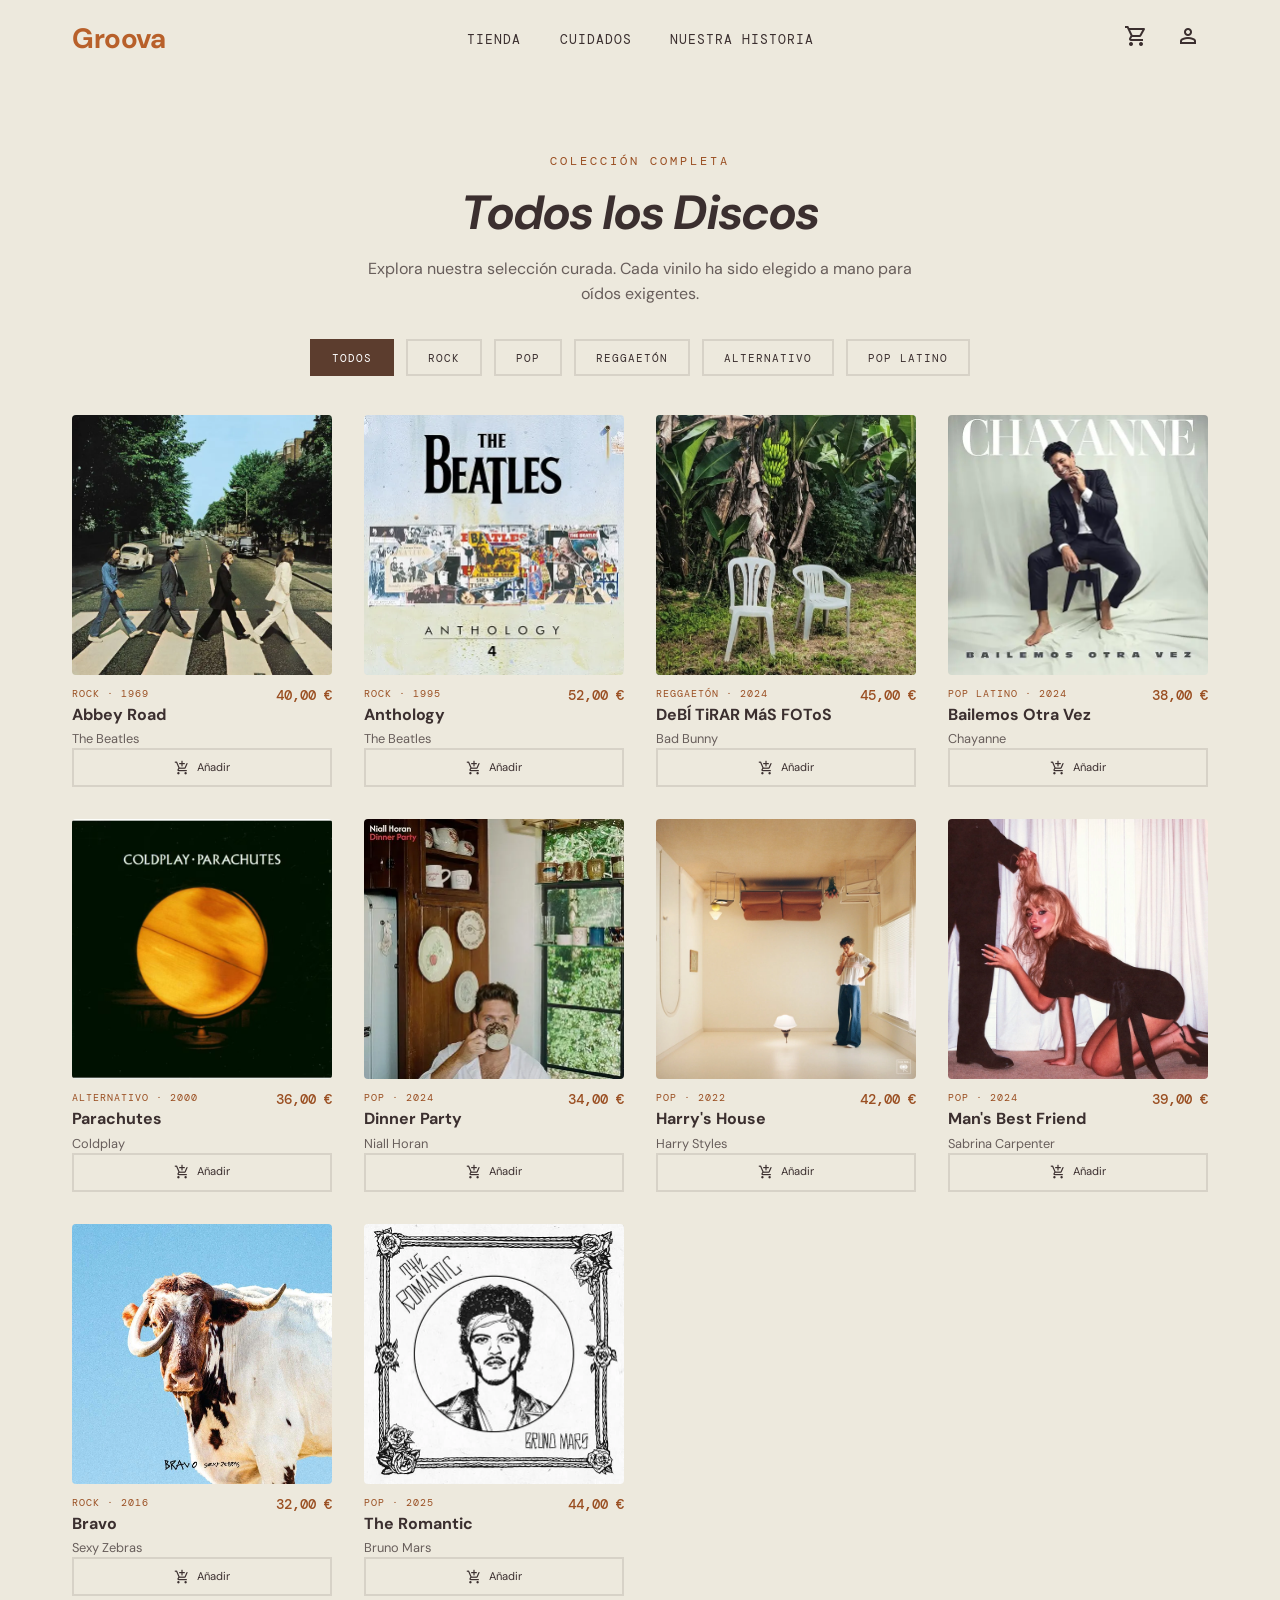
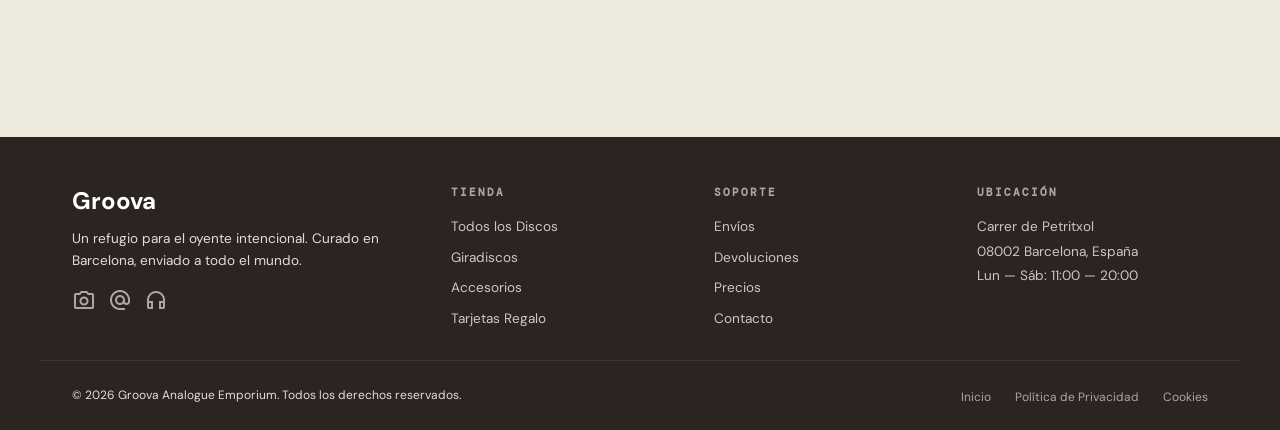
<file: tienda.html>
<!DOCTYPE html>
<html lang="es">

<!--
    Estructura general:
    Página de Tienda de Groova.
    Secciones: Header, Banner de tienda, Filtros,
    Grid de productos y Footer.
-->

<head>
    <meta charset="UTF-8">
    <meta name="viewport" content="width=device-width, initial-scale=1.0">
    <meta name="description"
        content="Explora toda la colección de vinilos de Groova. Filtra por género y encuentra tu próximo disco favorito.">
    <meta name="keywords" content="vinilos, discos, tienda, comprar vinilos">
    <meta name="author" content="Groova">

    <title>Tienda — Groova</title>

    <!-- Preconnect para Google Fonts -->
    <link rel="preconnect" href="https://fonts.googleapis.com">
    <link rel="preconnect" href="https://fonts.gstatic.com" crossorigin>
    <link
        href="https://fonts.googleapis.com/css2?family=DM+Sans:wght@400;500;700&family=DM+Mono:wght@400;500&display=swap"
        rel="stylesheet">

    <!-- Material Symbols -->
    <link
        href="https://fonts.googleapis.com/css2?family=Material+Symbols+Outlined:opsz,wght,FILL,GRAD@20..48,100..700,0..1,-50..200"
        rel="stylesheet">

    <link rel="stylesheet" href="css/index.css">
    <script defer src="js/index.js"></script>
</head>

<body>

    <!-- Header: navegacion principal -->
    <header class="header">
        <a class="header__logo" href="index.html" title="Groova - Inicio" aria-label="Groova">Groova</a>

        <nav class="header__nav">
            <ol>
                <li class="header__link">
                    <a href="tienda.html" title="Ver tienda">Tienda</a>
                </li>
                <li class="header__link">
                    <a href="cuidados.html" title="Cómo cuidar tus vinilos">Cuidados</a>
                </li>
                <li class="header__link">
                    <a href="nuestra-historia.html" title="Conoce nuestra historia">Nuestra Historia</a>
                </li>
            </ol>
        </nav>

        <div class="header__actions">
            <button class="header__cart" title="Ver carrito" aria-label="Carrito de compras">
                <span class="material-symbols-outlined">shopping_cart</span>
                <span class="header__cart-count header__cart-count--hidden">0</span>
            </button>
            <button class="header__user" title="Mi cuenta" aria-label="Mi cuenta">
                <span class="material-symbols-outlined">person</span>
            </button>
        </div>

        <button class="header__menu" title="Abrir menú" aria-label="Menú de navegación">
            <span class="material-symbols-outlined">menu</span>
        </button>
    </header>
    <!-- / Header -->

    <main>

        <!-- Banner de tienda - titulo y descripción -->
        <section class="store-banner section">
            <span class="store-banner__label">Colección Completa</span>
            <h1 class="store-banner__title">Todos los Discos</h1>
            <p class="store-banner__desc">Explora nuestra selección curada. Cada vinilo ha sido elegido a mano para
                oídos exigentes.</p>
        </section>
        <!-- / Banner de tienda -->

        <!-- Filtros: botones para filtrar por género -->
        <div class="filters section">
            <button class="filters__btn filters__btn--active" title="Ver todos los géneros"
                data-filter="todos">Todos</button>
            <button class="filters__btn" title="Filtrar por Rock" data-filter="rock">Rock</button>
            <button class="filters__btn" title="Filtrar por Pop" data-filter="pop">Pop</button>
            <button class="filters__btn" title="Filtrar por Reggaetón" data-filter="reggaeton">Reggaetón</button>
            <button class="filters__btn" title="Filtrar por Alternativo" data-filter="alternativo">Alternativo</button>
            <button class="filters__btn" title="Filtrar por Pop Latino" data-filter="pop-latino">Pop Latino</button>
        </div>
        <!-- / Filtros -->

        <!-- Grid de productos: Todos los vinilos disponibles -->
        <div class="store-grid section">

            <!-- Producto: Abbey Road -->
            <article class="product" data-genre="rock">
                <div class="product__media">
                    <picture class="product__front">
                        <source srcset="media/abbey-road.webp" type="image/webp">
                        <img src="media/abbey-road.jpg" loading="lazy"
                            alt="Portada del disco Abbey Road de The Beatles">
                    </picture>
                    <picture class="product__back">
                        <source srcset="media/abbey-road-disco.webp" type="image/webp">
                        <img src="media/abbey-road-disco.jpg" loading="lazy"
                            alt="Disco de vinilo Abbey Road de The Beatles">
                    </picture>
                </div>
                <div class="product__info">
                    <div class="product__details">
                        <span class="product__category">Rock · 1969</span>
                        <h2 class="product__name">
                            <a href="#" title="Ver detalle de Abbey Road">Abbey Road</a>
                        </h2>
                        <span class="product__artist">The Beatles</span>
                    </div>
                    <span class="product__price">40,00 €</span>
                </div>
                <button class="product__cart" title="Añadir al carrito" aria-label="Añadir al carrito">
                    <span class="material-symbols-outlined">add_shopping_cart</span>
                    Añadir
                </button>
            </article>
            <!-- / Producto -->

            <!-- Producto Anthology -->
            <article class="product" data-genre="rock">
                <div class="product__media">
                    <picture class="product__front">
                        <source srcset="media/anthology.webp" type="image/webp">
                        <img src="media/anthology.jpg" loading="lazy" alt="Anthology - The Beatles">
                    </picture>
                    <picture class="product__back">
                        <source srcset="media/anthology-disco.webp" type="image/webp">
                        <img src="media/anthology-disco.jpg" loading="lazy"
                            alt="Vinilo Anthology de The Beatles">
                    </picture>
                </div>
                <div class="product__info">
                    <div class="product__details">
                        <span class="product__category">Rock · 1995</span>
                        <h2 class="product__name">
                            <a href="#" title="Ver detalle de Anthology">Anthology</a>
                        </h2>
                        <span class="product__artist">The Beatles</span>
                    </div>
                    <span class="product__price">52,00 €</span>
                </div>
                <button class="product__cart" title="Añadir al carrito" aria-label="Añadir al carrito">
                    <span class="material-symbols-outlined">add_shopping_cart</span>
                    Añadir
                </button>
            </article>
            <!-- /  Producto -->

            <!-- Producto: debi tirar mas fotos  -->
            <article class="product" data-genre="reggaeton">
                <div class="product__media">
                    <picture class="product__front">
                        <source srcset="media/bad-bunny.webp" type="image/webp">
                        <img src="media/bad-bunny.jpg" loading="lazy"
                            alt="Portada del disco DeBÍ TiRAR MáS FOToS">
                    </picture>
                    <picture class="product__back">
                        <source srcset="media/bad-bunny-disco.webp" type="image/webp">
                        <img src="media/bad-bunny-disco.jpg" loading="lazy"
                            alt="Vinilo DeBÍ TiRAR MáS FOToS">
                    </picture>
                </div>
                <div class="product__info">
                    <div class="product__details">
                        <span class="product__category">Reggaetón · 2024</span>
                        <h2 class="product__name">
                            <a href="#" title="Ver detalle de DeBÍ TiRAR MáS FOToS">DeBÍ TiRAR MáS FOToS</a>
                        </h2>
                        <span class="product__artist">Bad Bunny</span>
                    </div>
                    <span class="product__price">45,00 €</span>
                </div>
                <button class="product__cart" title="Añadir al carrito"
                    aria-label="Añadir al carrito">
                    <span class="material-symbols-outlined">add_shopping_cart</span>
                    Añadir
                </button>
            </article>
            <!-- / Producto -->

            <!-- Producto: bailemos otra vez -->
            <article class="product" data-genre="pop-latino">
                <div class="product__media">
                    <picture class="product__front">
                        <source srcset="media/chayanne.webp" type="image/webp">
                        <img src="media/chayanne.jpg" loading="lazy"
                            alt="Portada de Bailemos Otra Vez de Chayanne">
                    </picture>
                    <picture class="product__back">
                        <source srcset="media/chayanne-disco.webp" type="image/webp">
                        <img src="media/chayanne-disco.jpg" loading="lazy"
                            alt="Vinilo Bailemos Otra Vez de Chayanne">
                    </picture>
                </div>
                <div class="product__info">
                    <div class="product__details">
                        <span class="product__category">Pop Latino · 2024</span>
                        <h2 class="product__name">
                            <a href="#" title="Ver detalle de Bailemos Otra Vez">Bailemos Otra Vez</a>
                        </h2>
                        <span class="product__artist">Chayanne</span>
                    </div>
                    <span class="product__price">38,00 €</span>
                </div>
                <button class="product__cart" title="Añadir al carrito" aria-label="Añadir al carrito">
                    <span class="material-symbols-outlined">add_shopping_cart</span>
                    Añadir
                </button>
            </article>
            <!-- / Producto -->

            <!-- Producto: parachutes -->
            <article class="product" data-genre="alternativo">
                <div class="product__media">
                    <picture class="product__front">
                        <source srcset="media/coldplay-parachutes.webp" type="image/webp">
                        <img src="media/coldplay-parachutes.jpg" loading="lazy"
                            alt="Portada de Parachutes de Coldplay">
                    </picture>
                    <picture class="product__back">
                        <source srcset="media/coldplay-parachutes-disco.webp" type="image/webp">
                        <img src="media/coldplay-parachutes-disco.jpg" loading="lazy"
                            alt="Disco de vinilo Parachutes de Coldplay">
                    </picture>
                </div>
                <div class="product__info">
                    <div class="product__details">
                        <span class="product__category">Alternativo · 2000</span>
                        <h2 class="product__name">
                            <a href="#" title="Ver detalle de Parachutes">Parachutes</a>
                        </h2>
                        <span class="product__artist">Coldplay</span>
                    </div>
                    <span class="product__price">36,00 €</span>
                </div>
                <button class="product__cart" title="Añadir al carrito" aria-label="Añadir al carrito">
                    <span class="material-symbols-outlined">add_shopping_cart</span>
                    Añadir
                </button>
            </article>
            <!-- / Producto -->

            <!-- dinner party -->
            <article class="product" data-genre="pop">
                <div class="product__media">
                    <picture class="product__front">
                        <source srcset="media/dinner-party.webp" type="image/webp">
                        <img src="media/dinner-party.jpg" loading="lazy"
                            alt="Portada del disco Dinner Party">
                    </picture>
                    <picture class="product__back">
                        <source srcset="media/dinner-party-disco.webp" type="image/webp">
                        <img src="media/dinner-party-disco.jpg" loading="lazy"
                            alt="Disco de vinilo Dinner Party de Niall Horan">
                    </picture>
                </div>
                <div class="product__info">
                    <div class="product__details">
                        <span class="product__category">Pop · 2024</span>
                        <h2 class="product__name">
                            <a href="#" title="Ver detalle de Dinner Party">Dinner Party</a>
                        </h2>
                        <span class="product__artist">Niall Horan</span>
                    </div>
                    <span class="product__price">34,00 €</span>
                </div>
                <button class="product__cart" title="Añadir al carrito" aria-label="Añadir al carrito">
                    <span class="material-symbols-outlined">add_shopping_cart</span>
                    Añadir
                </button>
            </article>
            <!-- / Producto -->

            <!-- Producto Harry's House -->
            <article class="product" data-genre="pop">
                <div class="product__media">
                    <picture class="product__front">
                        <source srcset="media/harrys-house.webp" type="image/webp">
                        <img src="media/harrys-house.jpg" loading="lazy"
                            alt="Portada del vinilo Harry's House de Harry Styles">
                    </picture>
                    <picture class="product__back">
                        <source srcset="media/harrys-house-disco.webp" type="image/webp">
                        <img src="media/harrys-house-disco.jpg" loading="lazy"
                            alt="Disco de vinilo Harry's House de Harry Styles">
                    </picture>
                </div>
                <div class="product__info">
                    <div class="product__details">
                        <span class="product__category">Pop · 2022</span>
                        <h2 class="product__name">
                            <a href="#" title="Ver detalle de Harry's House">Harry's House</a>
                        </h2>
                        <span class="product__artist">Harry Styles</span>
                    </div>
                    <span class="product__price">42,00 €</span>
                </div>
                <button class="product__cart" title="Añadir al carrito" aria-label="Añadir al carrito">
                    <span class="material-symbols-outlined">add_shopping_cart</span>
                    Añadir
                </button>
            </article>
            <!-- / Producto -->

            <!-- Producto: Sabrina Carpenter -->
            <article class="product" data-genre="pop">
                <div class="product__media">
                    <picture class="product__front">
                        <source srcset="media/mans-best-friend.webp" type="image/webp">
                        <img src="media/mans-best-friend.jpg" loading="lazy"
                            alt="Portada del vinilo Man's Best Friend de Sabrina Carpenter">
                    </picture>
                    <picture class="product__back">
                        <source srcset="media/mans-best-friend-disco.webp" type="image/webp">
                        <img src="media/mans-best-friend-disco.jpg" loading="lazy"
                            alt="Disco de vinilo Man's Best Friend de Sabrina Carpenter">
                    </picture>
                </div>
                <div class="product__info">
                    <div class="product__details">
                        <span class="product__category">Pop · 2024</span>
                        <h2 class="product__name">
                            <a href="#" title="Ver detalle de Man's Best Friend">Man's Best Friend</a>
                        </h2>
                        <span class="product__artist">Sabrina Carpenter</span>
                    </div>
                    <span class="product__price">39,00 €</span>
                </div>
                <button class="product__cart" title="Añadir al carrito"
                    aria-label="Añadir al carrito">
                    <span class="material-symbols-outlined">add_shopping_cart</span>
                    Añadir
                </button>
            </article>
            <!-- / Producto -->

            <!-- Producto: Bravo -->
            <article class="product" data-genre="rock">
                <div class="product__media">
                    <picture class="product__front">
                        <source srcset="media/sexy-zebras.webp" type="image/webp">
                        <img src="media/sexy-zebras.jpg" loading="lazy" alt="Portada del disco Bravo de Sexy Zebras">
                    </picture>
                    <picture class="product__back">
                        <source srcset="media/sexy-zebras-disco.webp" type="image/webp">
                        <img src="media/sexy-zebras-disco.jpg" loading="lazy"
                            alt="Disco de vinilo Bravo de Sexy Zebras">
                    </picture>
                </div>
                <div class="product__info">
                    <div class="product__details">
                        <span class="product__category">Rock · 2016</span>
                        <h2 class="product__name">
                            <a href="#" title="Ver detalle de Bravo">Bravo</a>
                        </h2>
                        <span class="product__artist">Sexy Zebras</span>
                    </div>
                    <span class="product__price">32,00 €</span>
                </div>
                <button class="product__cart" title="Añadir al carrito" aria-label="Añadir al carrito">
                    <span class="material-symbols-outlined">add_shopping_cart</span>
                    Añadir
                </button>
            </article>
            <!-- / Producto -->

            <!-- Producto: The romantic -->
            <article class="product" data-genre="pop">
                <div class="product__media">
                    <picture class="product__front">
                        <source srcset="media/the-romantic.webp" type="image/webp">
                        <img src="media/the-romantic.jpg" loading="lazy"
                            alt="Portada del disco The Romantic de Bruno Mars">
                    </picture>
                    <picture class="product__back">
                        <source srcset="media/the-romantic-disco.webp" type="image/webp">
                        <img src="media/the-romantic-disco.jpg" loading="lazy"
                            alt="Disco de vinilo The Romantic de Bruno Mars">
                    </picture>
                </div>
                <div class="product__info">
                    <div class="product__details">
                        <span class="product__category">Pop · 2025</span>
                        <h2 class="product__name">
                            <a href="#" title="Ver detalle de The Romantic">The Romantic</a>
                        </h2>
                        <span class="product__artist">Bruno Mars</span>
                    </div>
                    <span class="product__price">44,00 €</span>
                </div>
                <button class="product__cart" title="Añadir al carrito" aria-label="Añadir al carrito">
                    <span class="material-symbols-outlined">add_shopping_cart</span>
                    Añadir
                </button>
            </article>
            <!-- / Producto -->

        </div>
        <!-- / Grid de productos -->

    </main>

    <!-- Footer -->
    <footer class="footer">
        <div class="footer__inner">
            <div class="footer__col">
                <a class="footer__logo" href="index.html" title="Groova - Inicio">Groova</a>
                <p class="footer__desc">Un refugio para el oyente intencional. Curado en Barcelona, enviado a todo el
                    mundo.</p>
                <div class="footer__social">
                    <a href="https://instagram.com" target="_blank" rel="noreferrer" title="Groova en Instagram"
                        aria-label="Instagram">
                        <span class="material-symbols-outlined">photo_camera</span>
                    </a>
                    <a href="https://twitter.com" target="_blank" rel="noreferrer" title="Groova en Twitter"
                        aria-label="Twitter">
                        <span class="material-symbols-outlined">alternate_email</span>
                    </a>
                    <a href="https://spotify.com" target="_blank" rel="noreferrer" title="Groova en Spotify"
                        aria-label="Spotify">
                        <span class="material-symbols-outlined">headphones</span>
                    </a>
                </div>
            </div>
            <div class="footer__col">
                <h3 class="footer__heading">Tienda</h3>
                <ol class="footer__links">
                    <li><a href="tienda.html" title="Ver todos los vinilos">Todos los Discos</a></li>
                    <li><a href="tienda.html" title="Ver tocadiscos">Giradiscos</a></li>
                    <li><a href="tienda.html" title="Ver accesorios">Accesorios</a></li>
                    <li><a href="tienda.html" title="Comprar tarjeta regalo">Tarjetas Regalo</a></li>
                </ol>
            </div>
            <div class="footer__col">
                <h3 class="footer__heading">Soporte</h3>
                <ol class="footer__links">
                    <li><a href="#" title="Información de envíos">Envíos</a></li>
                    <li><a href="#" title="Política de devoluciones">Devoluciones</a></li>
                    <li><a href="tienda.html" title="Ver precios">Precios</a></li>
                    <li><a href="#" title="Formulario de contacto">Contacto</a></li>
                </ol>
            </div>
            <div class="footer__col">
                <h3 class="footer__heading">Ubicación</h3>
                <address class="footer__address">
                    <p>Carrer de Petritxol</p>
                    <p>08002 Barcelona, España</p>
                    <p>Lun — Sáb: 11:00 — 20:00</p>
                </address>
            </div>
        </div>
        <div class="footer__bottom">
            <p>© 2026 Groova Analogue Emporium. Todos los derechos reservados.</p>
            <ol class="footer__legal">
                <li><a href="index.html" title="Página de inicio">Inicio</a></li>
                <li><a href="#" title="Política de privacidad">Política de Privacidad</a></li>
                <li><a href="#" title="Política de cookies">Cookies</a></li>
            </ol>
        </div>
    </footer>
    <!-- / Footer -->

</body>

</html>
</file>
<file: css/index.css>
/* ========================================
   Estructura general:
   Hoja de estilos principal de Groova.
   Secciones: Variables, Reset, Componentes,
   Header, Hero, Selección/Carrusel, Productos,
   Colecciones, Reseñas, Newsletter, Footer y Responsive.
   ======================================== */

/* Custom Properties: Colores, fuentes y tamaños */
:root {
    --color-background: #ede9dd;
    --color-text: #3b2f2f;
    --color-text-light: #ffffff;
    --color-accent: #b8602a;
    --color-accent-hover: #9a4f22;
    --color-mustard: #c8a951;
    --color-olive: #6b7c4e;
    --color-teal: #3b7a7a;
    --color-brown: #5c3d2e;
    --color-cream: #f5f0e6;

}

:root {
    --color-border: rgba(59, 47, 47, 0.12);
    --color-overlay: rgba(59, 47, 47, 0.4);
    --color-overlay-hover: rgba(59, 47, 47, 0.6);
    --color-footer: #2c2420;

    /* Fuentes */
    --font-heading: 'DM Sans', sans-serif;
    --font-mono: 'DM Mono', monospace;

    /* Tamaños máximos */
    --max-width: 75rem;
}

/* Reset CSS: Normalización de estilos base */
* {
    margin: 0;
    padding: 0;
    box-sizing: border-box;
}

img {
    max-width: 100%;
    width: 100%;
    display: block;
}

input {
    outline: none;
}

button {
    border: none;
    background-color: transparent;
    color: inherit;
    cursor: pointer;
    font-family: inherit;
}

ol {
    list-style: none;
}

a {
    text-decoration: none;
    color: inherit;
}

body {
    font-family: var(--font-heading);
    background-color: var(--color-background);
    color: var(--color-text);
}

/* Componentes reutilizables */

/* Contenedor de sección con ancho máximo y padding */
.section {
    padding: clamp(2rem, 5vw, 4rem) clamp(1rem, 3vw, 2rem);
    max-width: var(--max-width);
    margin: 0 auto;
}

/* Header: Logo, navegación y acciones */
.header {
    display: flex;
    justify-content: space-between;
    align-items: center;
    padding: 1rem calc((100% - var(--max-width)) / 2 + clamp(1rem, 3vw, 2rem));
    position: sticky;
    top: 0;
    margin: 0 auto;
    z-index: 10;
    background-color: var(--color-background);
}

.header__logo {
    font-family: var(--font-heading);
    font-size: 1.75rem;
    font-weight: 700;
    color: var(--color-accent);
    letter-spacing: -0.5px;
}

.header__logo:hover,
.header__logo:active {
    opacity: 0.8;
}

.header__nav ol {
    display: flex;
    gap: clamp(1.5rem, 3vw, 3rem);
}

.header__link a {
    font-family: var(--font-mono);
    font-size: 0.8rem;
    color: var(--color-text);
    text-transform: uppercase;
    letter-spacing: 1px;
    padding: 0.5rem 0;
    border-bottom: 2px solid transparent;
    transition: border-color 0.3s ease;
}

.header__link a:hover,
.header__link a:active {
    border-bottom-color: var(--color-accent);
}

.header__actions {
    display: flex;
    gap: 0.75rem;
}

.header__cart,
.header__user {
    padding: 0.5rem;
    border-radius: 50%;
    transition: background-color 0.3s ease;
}

.header__cart {
    position: relative;
}

.header__cart-count--hidden {
    display: none;
}

.header__cart:hover,
.header__cart:active {
    background-color: var(--color-border);
}

.header__user:hover,
.header__user:active {
    background-color: var(--color-border);
}

/* Hero: Banner principal con imagen y CTA */
.hero {
    position: relative;
    width: 100%;
    height: clamp(28rem, 80vh, 50rem);
    overflow: hidden;
    /* Degradado que funde los bordes superior e inferior con el fondo */
    mask-image: linear-gradient(to bottom, transparent, black 15%, black 93%, transparent);
    -webkit-mask-image: linear-gradient(to bottom, transparent, black 15%, black 93%, transparent);
}

.hero__media {
    position: absolute;
    inset: 0;
    z-index: 0;
}

.hero__media img {
    width: 100%;
    height: 100%;
    object-fit: cover;
}

.hero::after {
    content: "";
    position: absolute;
    inset: 0;
    background-color: var(--color-overlay);
    z-index: 1;
}

.hero__content {
    position: relative;
    z-index: 2;
    display: flex;
    flex-direction: column;
    align-items: center;
    justify-content: center;
    height: 100%;
    text-align: center;
    padding: 2rem;
    gap: 1.25rem;
}

.hero__title {
    font-family: var(--font-heading);
    font-size: clamp(1.75rem, 5vw, 3rem);
    font-weight: 700;
    color: var(--color-text-light);
    max-width: 40rem;
    line-height: 1.2;
}

.hero__btn {
    display: inline-block;
    font-family: var(--font-mono);
    font-size: 0.8rem;
    text-transform: uppercase;
    letter-spacing: 1px;
    padding: 1rem 2rem;
    background-color: var(--color-accent);
    color: var(--color-text-light);
    border-radius: 4px;
    transition: background-color 0.3s ease;
}

.hero__btn:hover,
.hero__btn:active {
    background-color: var(--color-accent-hover);
}

/* Selección Semanal: Título y enlace superior */
.selection__header {
    display: flex;
    justify-content: space-between;
    align-items: flex-end;
    margin-bottom: 2rem;
}


.selection__title {
    font-family: var(--font-heading);
    font-size: clamp(1.25rem, 3vw, 1.75rem);
    font-weight: 700;
    color: var(--color-text);
}

.selection__link {
    font-family: var(--font-mono);
    font-size: 0.75rem;
    text-transform: uppercase;
    letter-spacing: 1px;
    color: var(--color-text);
    border-bottom: 1px solid var(--color-text);
    padding-bottom: 2px;
    transition: color 0.3s ease, border-color 0.3s ease;
    white-space: nowrap;
}

.selection__link:hover,
.selection__link:active {
    color: var(--color-accent);
    border-bottom-color: var(--color-accent);
}

/* Carrusel: Scroll horizontal de productos */
.carousel {
    display: flex;
    gap: 1.5rem;
    overflow-x: auto;
    scroll-behavior: smooth;
    padding-bottom: 1rem;
    scrollbar-width: none;
}

/* Ocultar scrollbar en navegadores webkit */
.carousel::-webkit-scrollbar {
    display: none;
}

.product {
    min-width: clamp(12rem, 20vw, 16rem);
    max-width: clamp(12rem, 20vw, 16rem);
    flex-shrink: 0;
    display: flex;
    flex-direction: column;
}

.product__media {
    position: relative;
    width: 100%;
    aspect-ratio: 1 / 1;
    overflow: hidden;
    border-radius: 4px;
    cursor: pointer;
}

.product__front {
    display: block;
    width: 100%;
    height: 100%;
    transition: opacity 0.4s ease;
}

.product__front img {
    width: 100%;
    height: 100%;
    object-fit: cover;
}

.product__back {
    position: absolute;
    inset: 0;
    opacity: 0;
    transition: opacity 0.4s ease;
}

.product__back img {
    width: 100%;
    height: 100%;
    object-fit: cover;
}

/* Al hacer hover se muestra el disco */
.product__media:hover .product__back {
    opacity: 1;
}

.product__media:hover .product__front {
    opacity: 0;
}

.product__info {
    display: flex;
    justify-content: space-between;
    align-items: flex-start;
    padding-top: 0.75rem;
    gap: 0.5rem;
}

.product__category {
    font-family: var(--font-mono);
    font-size: 0.65rem;
    text-transform: uppercase;
    letter-spacing: 1px;
    color: var(--color-accent-hover);
    display: block;
    margin-bottom: 0.25rem;
}

.product__name {
    font-family: var(--font-heading);
    font-size: 1rem;
    font-weight: 700;
    margin-bottom: 0.15rem;
}

.product__name a {
    transition: color 0.3s ease;
}

.product__name a:hover,
.product__name a:active {
    color: var(--color-accent);
}

.product__artist {
    font-family: var(--font-heading);
    font-size: 0.8rem;
    color: rgba(59, 47, 47, 0.75);
}

.product__price {
    font-family: var(--font-mono);
    font-size: 0.85rem;
    font-weight: 500;
    color: var(--color-accent-hover);
    white-space: nowrap;
}

/* Botón de añadir al carrito */
.product__cart {
    display: flex;
    justify-content: center;
    gap: 0.4rem;
    width: 100%;
    margin-top: auto;
    padding: 0.6rem;
    border: 2px solid var(--color-border);
    font-size: 0.7rem;
    transition: background-color 0.3s ease, color 0.3s ease, border-color 0.3s ease;
}

.product__cart .material-symbols-outlined {
    font-size: 1rem;
}

.product__cart:hover,
.product__cart:active {
    background-color: var(--color-brown);
    color: var(--color-text-light);
    border-color: var(--color-brown);
}

.collections {
    display: grid;
    grid-template-columns: repeat(2, 1fr);
    gap: 1.5rem;
}

.collection {
    position: relative;
    overflow: hidden;
    border-radius: 4px;
}

.collection__link {
    display: block;
    position: relative;
}

.collection img {
    width: 100%;
    height: clamp(16rem, 30vw, 22rem);
    object-fit: cover;
    transition: transform 0.5s ease;
}

.collection__link:hover img {
    transform: scale(1.03);
}

/* Overlay oscuro sobre la imagen */
.collection__overlay {
    position: absolute;
    inset: 0;
    background-color: var(--color-overlay);
    z-index: 1;
    transition: background-color 0.4s ease;
}

.collection__link:hover .collection__overlay {
    background-color: var(--color-overlay-hover);
}

.collection__content {
    position: absolute;
    bottom: 1.5rem;
    left: 1.5rem;
    right: 1.5rem;
    z-index: 2;
    color: var(--color-text-light);
}

.collection__title {
    font-family: var(--font-heading);
    font-size: clamp(1.25rem, 3vw, 1.75rem);
    font-weight: 700;
    color: var(--color-text-light);
    margin-bottom: 0.5rem;
}

.collection__desc {
    font-family: var(--font-heading);
    font-size: 0.85rem;
    color: rgba(255, 255, 255, 0.8);
    line-height: 1.5;
    margin-bottom: 0.75rem;
}

.collection__cta {
    font-family: var(--font-mono);
    font-size: 0.75rem;
    text-transform: uppercase;
    letter-spacing: 1px;
    padding-bottom: 4px;
    border-bottom: 2px solid transparent;
    transition: border-color 0.3s ease;
}

/* Línea debajo del CTA al hacer hover en toda la card */
.collection__link:hover .collection__cta {
    border-bottom-color: var(--color-text-light);
}

.reviews {
    text-align: center;
    padding-top: clamp(3rem, 6vw, 5rem);
    padding-bottom: clamp(3rem, 6vw, 5rem);
}

.reviews__stars {
    display: flex;
    justify-content: center;
    gap: 0.25rem;
    margin-bottom: 1.5rem;
    color: var(--color-accent);
}

.reviews__stars .material-symbols-outlined {
    font-variation-settings: 'FILL' 1;
    font-size: 1.25rem;
}

.reviews__slider {
    max-width: 40rem;
    margin: 0 auto;
}

.reviews__quote {
    display: none;
}

.reviews__quote:first-child {
    display: block;
}

.reviews__text {
    font-family: var(--font-heading);
    font-size: clamp(1.1rem, 3vw, 1.5rem);
    font-weight: 400;
    font-style: italic;
    line-height: 1.6;
    color: var(--color-text);
    margin-bottom: 1.25rem;
}

.reviews__source cite {
    font-family: var(--font-mono);
    font-size: 0.75rem;
    text-transform: uppercase;
    letter-spacing: 2px;
    font-style: normal;
    color: rgba(59, 47, 47, 0.75);
}

.reviews__dots {
    display: flex;
    justify-content: center;
    gap: 0.5rem;
    margin-top: 1.5rem;
}

.reviews__dot {
    width: 1rem;
    height: 1rem;
    border-radius: 50%;
    background-color: var(--color-border);
    padding: 0;
    transition: background-color 0.3s ease;
}

.reviews__dot:hover,
.reviews__dot:active {
    background-color: var(--color-accent);
}

.reviews__dot--active {
    background-color: var(--color-olive);
}

/* Newsletter: Suscripción al boletín */
.newsletter {
    background-color: var(--color-cream);
    border-radius: 4px;
    display: flex;
    justify-content: space-between;
    align-items: center;
    gap: 2rem;
    padding: 2.5rem clamp(1.5rem, 3vw, 3rem);
    max-width: calc(var(--max-width) - 4rem);
}

.newsletter__title {
    font-family: var(--font-heading);
    font-size: clamp(1.1rem, 2.5vw, 1.4rem);
    font-weight: 700;
    margin-bottom: 0.5rem;
}

.newsletter__desc {
    font-family: var(--font-heading);
    font-size: 0.85rem;
    color: rgba(59, 47, 47, 0.7);
    line-height: 1.5;
}

/* Label accesible pero oculto visualmente */
.newsletter__label {
    position: absolute;
    width: 1px;
    height: 1px;
    padding: 0;
    margin: -1px;
    overflow: hidden;
    clip: rect(0, 0, 0, 0);
    border: 0;
}

.newsletter__field {
    display: flex;
    border-radius: 4px;
    overflow: hidden;
    min-width: 18rem;
}

.newsletter__input {
    flex: 1;
    padding: 0.75rem 1rem;
    border: 1px solid var(--color-border);
    background-color: var(--color-background);
    font-family: var(--font-heading);
    font-size: 0.85rem;
    color: var(--color-text);
    border-right: none;
    border-radius: 4px 0 0 4px;
}

.newsletter__input::placeholder {
    color: rgba(59, 47, 47, 0.4);
}

.newsletter__btn {
    padding: 0.75rem 1.5rem;
    background-color: var(--color-brown);
    color: var(--color-text-light);
    font-family: var(--font-mono);
    font-size: 0.7rem;
    text-transform: uppercase;
    letter-spacing: 1px;
    border-radius: 0 4px 4px 0;
    transition: background-color 0.3s ease;
}

.newsletter__btn:hover,
.newsletter__btn:active {
    background-color: var(--color-accent);
}

.footer {
    background-color: var(--color-footer);
    color: var(--color-text-light);
    margin-top: clamp(3rem, 6vw, 5rem);
}

.footer__inner {
    display: grid;
    grid-template-columns: 1.5fr repeat(3, 1fr);
    gap: 2rem;
    max-width: var(--max-width);
    margin: 0 auto;
    padding: 3rem clamp(1rem, 3vw, 2rem) 2rem;
}

.footer__logo {
    font-family: var(--font-heading);
    font-size: 1.5rem;
    font-weight: 700;
    color: var(--color-text-light);
    display: inline-block;
    margin-bottom: 0.75rem;
}

.footer__logo:hover,
.footer__logo:active {
    opacity: 0.8;
}

.footer__desc {
    font-size: 0.85rem;
    color: rgba(255, 255, 255, 0.85);
    line-height: 1.6;
    margin-bottom: 1rem;
}

.footer__social {
    display: flex;
    gap: 0.75rem;
}

.footer__social a {
    color: rgba(255, 255, 255, 0.6);
    transition: color 0.3s ease;
}

.footer__social a:hover,
.footer__social a:active {
    color: var(--color-text-light);
}

.footer__heading {
    font-family: var(--font-mono);
    font-size: 0.7rem;
    text-transform: uppercase;
    letter-spacing: 2px;
    color: rgba(255, 255, 255, 0.6);
    margin-bottom: 1rem;
}

.footer__links {
    display: flex;
    flex-direction: column;
    gap: 0.6rem;
}

.footer__links a {
    font-size: 0.85rem;
    color: rgba(255, 255, 255, 0.75);
    transition: color 0.3s ease;
}

.footer__links a:hover,
.footer__links a:active {
    color: var(--color-text-light);
}

.footer__address {
    font-style: normal;
    font-size: 0.85rem;
    color: rgba(255, 255, 255, 0.75);
    line-height: 1.8;
}

.footer__bottom {
    display: flex;
    justify-content: space-between;
    align-items: center;
    padding: 1.5rem clamp(1rem, 3vw, 2rem);
    border-top: 1px solid rgba(255, 255, 255, 0.08);
    max-width: var(--max-width);
    margin: 0 auto;
}

.footer__bottom p {
    font-size: 0.75rem;
    color: rgba(255, 255, 255, 0.85);
}

.footer__legal {
    display: flex;
    gap: 1.5rem;
}

.footer__legal a {
    font-size: 0.75rem;
    color: rgba(255, 255, 255, 0.6);
    transition: color 0.3s ease;
}

.footer__legal a:hover,
.footer__legal a:active {
    color: var(--color-text-light);
}

/* TIENDA Y CUIDADOS */

/* Banners de página: Título centrado */
.store-banner,
.care-intro {
    text-align: center;
    padding-top: clamp(3rem, 6vw, 5rem);
    padding-bottom: clamp(1rem, 3vw, 2rem);
}

.selection__label,
.store-banner__label,
.care-intro__label {
    font-family: var(--font-mono);
    font-size: 0.75rem;
    text-transform: uppercase;
    letter-spacing: 3px;
    color: var(--color-accent-hover);
    display: block;
    margin-bottom: 0.75rem;
}

.selection__label {
    letter-spacing: 2px;
    margin-bottom: 0.5rem;
}

.store-banner__title,
.care-intro__title {
    font-family: var(--font-heading);
    font-size: clamp(2rem, 5vw, 3rem);
    font-weight: 700;
    font-style: italic;
    color: var(--color-text);
    margin-bottom: 0.75rem;
}

.store-banner__desc,
.care-intro__desc {
    font-family: var(--font-heading);
    font-size: clamp(0.85rem, 2vw, 1rem);
    color: rgba(59, 47, 47, 0.75);
    max-width: 35rem;
    margin: 0 auto;
    line-height: 1.6;
}

.filters {
    display: flex;
    flex-wrap: wrap;
    gap: 0.75rem;
    justify-content: center;
    padding-top: 0;
    padding-bottom: clamp(1.5rem, 3vw, 2.5rem);
}

.filters__btn {
    font-family: var(--font-mono);
    font-size: 0.7rem;
    text-transform: uppercase;
    letter-spacing: 1px;
    padding: 0.6rem 1.25rem;
    border: 2px solid var(--color-border);
    color: var(--color-text);
    transition: background-color 0.3s ease, color 0.3s ease, border-color 0.3s ease;
}

.filters__btn:hover,
.filters__btn:active {
    border-color: var(--color-brown);
    color: var(--color-brown);
    border-color: var(--color-brown);
}

/* Filtro activo */
.filters__btn--active {
    background-color: var(--color-brown);
    color: var(--color-text-light);
    border-color: var(--color-brown);
}

.filters__btn--active:hover,
.filters__btn--active:active {
    background-color: var(--color-brown);
    color: var(--color-text-light);
    border-color: var(--color-brown);
}

.store-grid {
    display: grid;
    grid-template-columns: repeat(4, 1fr);
    gap: 2rem;
    padding-top: 0;
}

.store-grid .product {
    min-width: auto;
    max-width: none;
}

/* Cuidados: Grid Bento */
.bento {
    display: grid;
    grid-template-columns: repeat(4, 1fr);
    grid-auto-rows: auto;
    gap: 1.25rem;
    padding-top: 0;
}

.bento__card {
    display: flex;
    flex-direction: column;
    overflow: hidden;
    grid-column: span 2;
}

/* Card grande: ocupa toda la fila */
.bento__card--large {
    grid-column: span 4;
    flex-direction: row;
}

/* Imagen dentro de la card */
.bento__image {
    overflow: hidden;
    height: 14rem;
}

.bento__card--large .bento__image {
    flex: 1;
    min-height: 18rem;
}

.bento__image img {
    width: 100%;
    height: 100%;
    object-fit: cover;
    transition: transform 0.5s ease;
}

.bento__card:hover img {
    transform: scale(1.04);
}

/* Texto dentro de la card */
.bento__text {
    padding: clamp(1.25rem, 3vw, 2rem);
    display: flex;
    flex-direction: column;
    justify-content: center;
}

.bento__card--large .bento__text {
    flex: 1;
}

.bento__number {
    font-family: var(--font-mono);
    font-size: 0.7rem;
    letter-spacing: 2px;
    display: block;
    margin-bottom: 0.5rem;
}

.bento__title {
    font-family: var(--font-heading);
    font-size: clamp(1.1rem, 2.5vw, 1.4rem);
    font-weight: 700;
    font-style: italic;
    margin-bottom: 0.5rem;
    line-height: 1.3;
}

.bento__desc {
    font-family: var(--font-heading);
    font-size: clamp(0.8rem, 1.5vw, 0.9rem);
    line-height: 1.7;
}

.bento__card--olive {
    background-color: var(--color-olive);
    color: var(--color-text-light);
}

.bento__card--mustard {
    background-color: var(--color-mustard);
    color: var(--color-text);
}

.bento__card--accent {
    background-color: var(--color-accent-hover);
    color: var(--color-text-light);
}

.bento__card--teal {
    background-color: var(--color-teal);
    color: var(--color-text-light);
}

.bento__card--brown {
    background-color: var(--color-brown);
    color: var(--color-text-light);
}

/* Hamburguesa de menu, no se ve en desktop */
.header__menu {
    display: none;
    padding: 0.5rem;
}

/* Nuestra historia intro y contenido */
.story-intro {
    text-align: center;
    padding-top: clamp(3rem, 6vw, 5rem);
    padding-bottom: clamp(1rem, 3vw, 2rem);
}

.story {
    display: grid;
    grid-template-columns: 1fr 1.2fr;
    gap: clamp(2rem, 4vw, 4rem);
    align-items: center;
}

.story__image {
    overflow: hidden;
    border-radius: 4px;
}

.story__image img {
    width: 100%;
    height: 100%;
    object-fit: cover;
    aspect-ratio: 3 / 4;
}

.story__name {
    font-family: var(--font-heading);
    font-size: clamp(1.5rem, 3vw, 2rem);
    font-weight: 700;
    font-style: italic;
    color: var(--color-text);
    margin-bottom: 0.25rem;
}

.story__role {
    font-family: var(--font-mono);
    font-size: 0.75rem;
    text-transform: uppercase;
    letter-spacing: 2px;
    color: var(--color-accent-hover);
    display: block;
    margin-bottom: 1.5rem;
}

.story__paragraph {
    font-family: var(--font-heading);
    font-size: clamp(0.9rem, 1.5vw, 1rem);
    color: var(--color-text);
    line-height: 1.8;
    margin-bottom: 1rem;
}

.story__highlight {
    font-family: var(--font-heading);
    font-size: clamp(1.1rem, 2vw, 1.3rem);
    font-weight: 700;
    font-style: italic;
    color: var(--color-accent-hover);
    margin-top: 1rem;
}

/* Responsive: Adaptación a tablet y móvil */
@media (max-width: 1024px) {
    .store-grid {
        grid-template-columns: repeat(3, 1fr);
    }
}

@media (max-width: 768px) {
    .header__nav {
        display: none;
        position: absolute;
        top: 100%;
        left: 0;
        right: 0;
        background-color: var(--color-background);
        padding: 1rem 1.25rem;
        border-bottom: 1px solid var(--color-border);
    }

    .header__nav--open {
        display: flex;
    }

    .header__nav ol {
        flex-direction: column;
        gap: 1rem;
    }

    .header {
        padding: 1rem 1.25rem;
    }

    .header__menu {
        display: block;
    }

    .collections {
        grid-template-columns: 1fr;
    }

    .newsletter {
        flex-direction: column;
        text-align: center;
    }

    .newsletter__field {
        min-width: 100%;
    }

    .footer__inner {
        grid-template-columns: 1fr;
        gap: 2rem;
    }

    .footer__bottom {
        flex-direction: column;
        gap: 1rem;
        text-align: center;
    }

    .footer__legal {
        justify-content: center;
    }

    .hero__btn {
        padding: 1.25rem 2.5rem;
    }

    .hero {
        height: clamp(18rem, 60vh, 30rem);
    }

    .newsletter__btn {
        padding: 1rem 1.5rem;
    }

    .store-grid {
        grid-template-columns: repeat(2, 1fr);
    }

    .filters {
        gap: 0.5rem;
    }

    .filters__btn {
        padding: 0.5rem 1rem;
    }

    .bento {
        grid-template-columns: repeat(2, 1fr);
    }

    .bento__card {
        grid-column: span 1;
    }

    .bento__card--large {
        grid-column: span 2;
        flex-direction: column;
    }

    .bento__card--large .bento__image {
        min-height: 14rem;
    }

    .story {
        grid-template-columns: 1fr;
    }

    .story__image img {
        aspect-ratio: 4 / 3;
    }
}



@media (max-width: 480px) {
    .store-grid {
        grid-template-columns: 1fr;
    }

    .bento {
        grid-template-columns: 1fr;
    }

    .bento__card--large {
        grid-column: span 1;
    }
}
</file>
